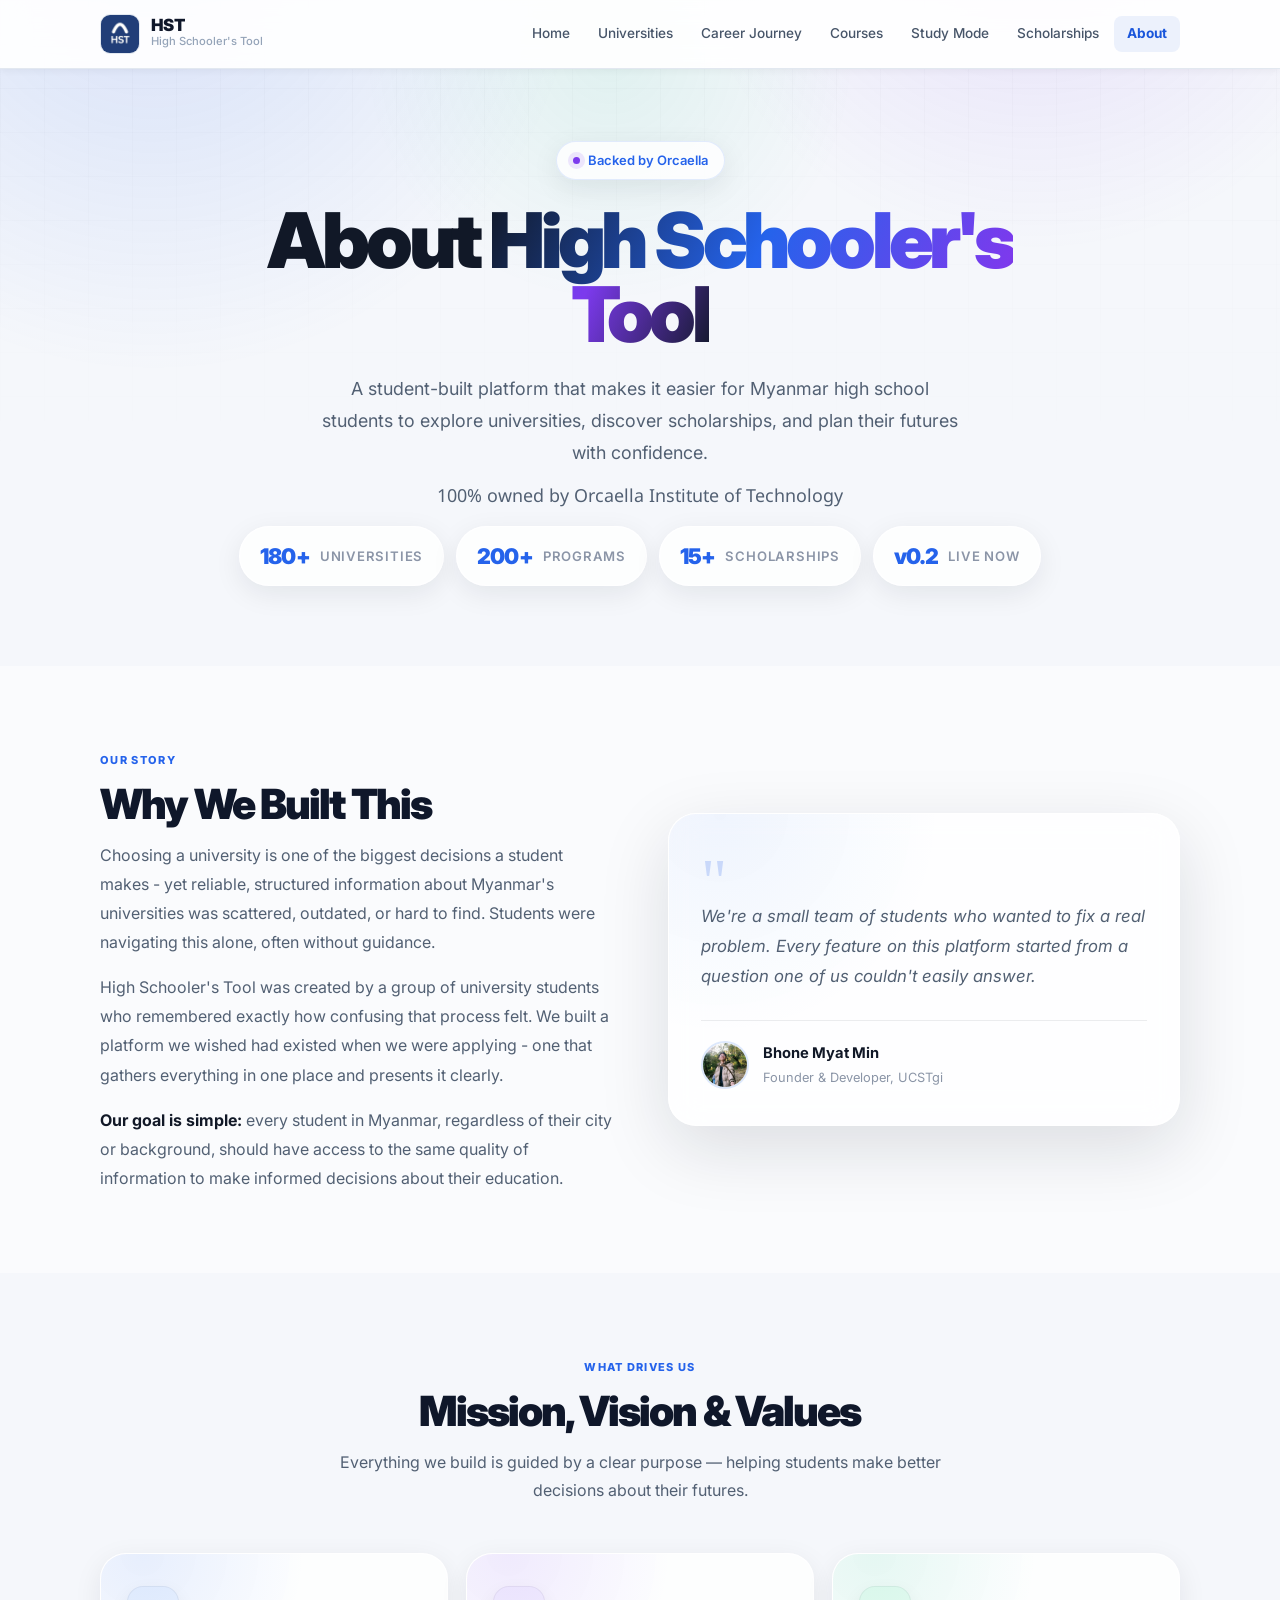
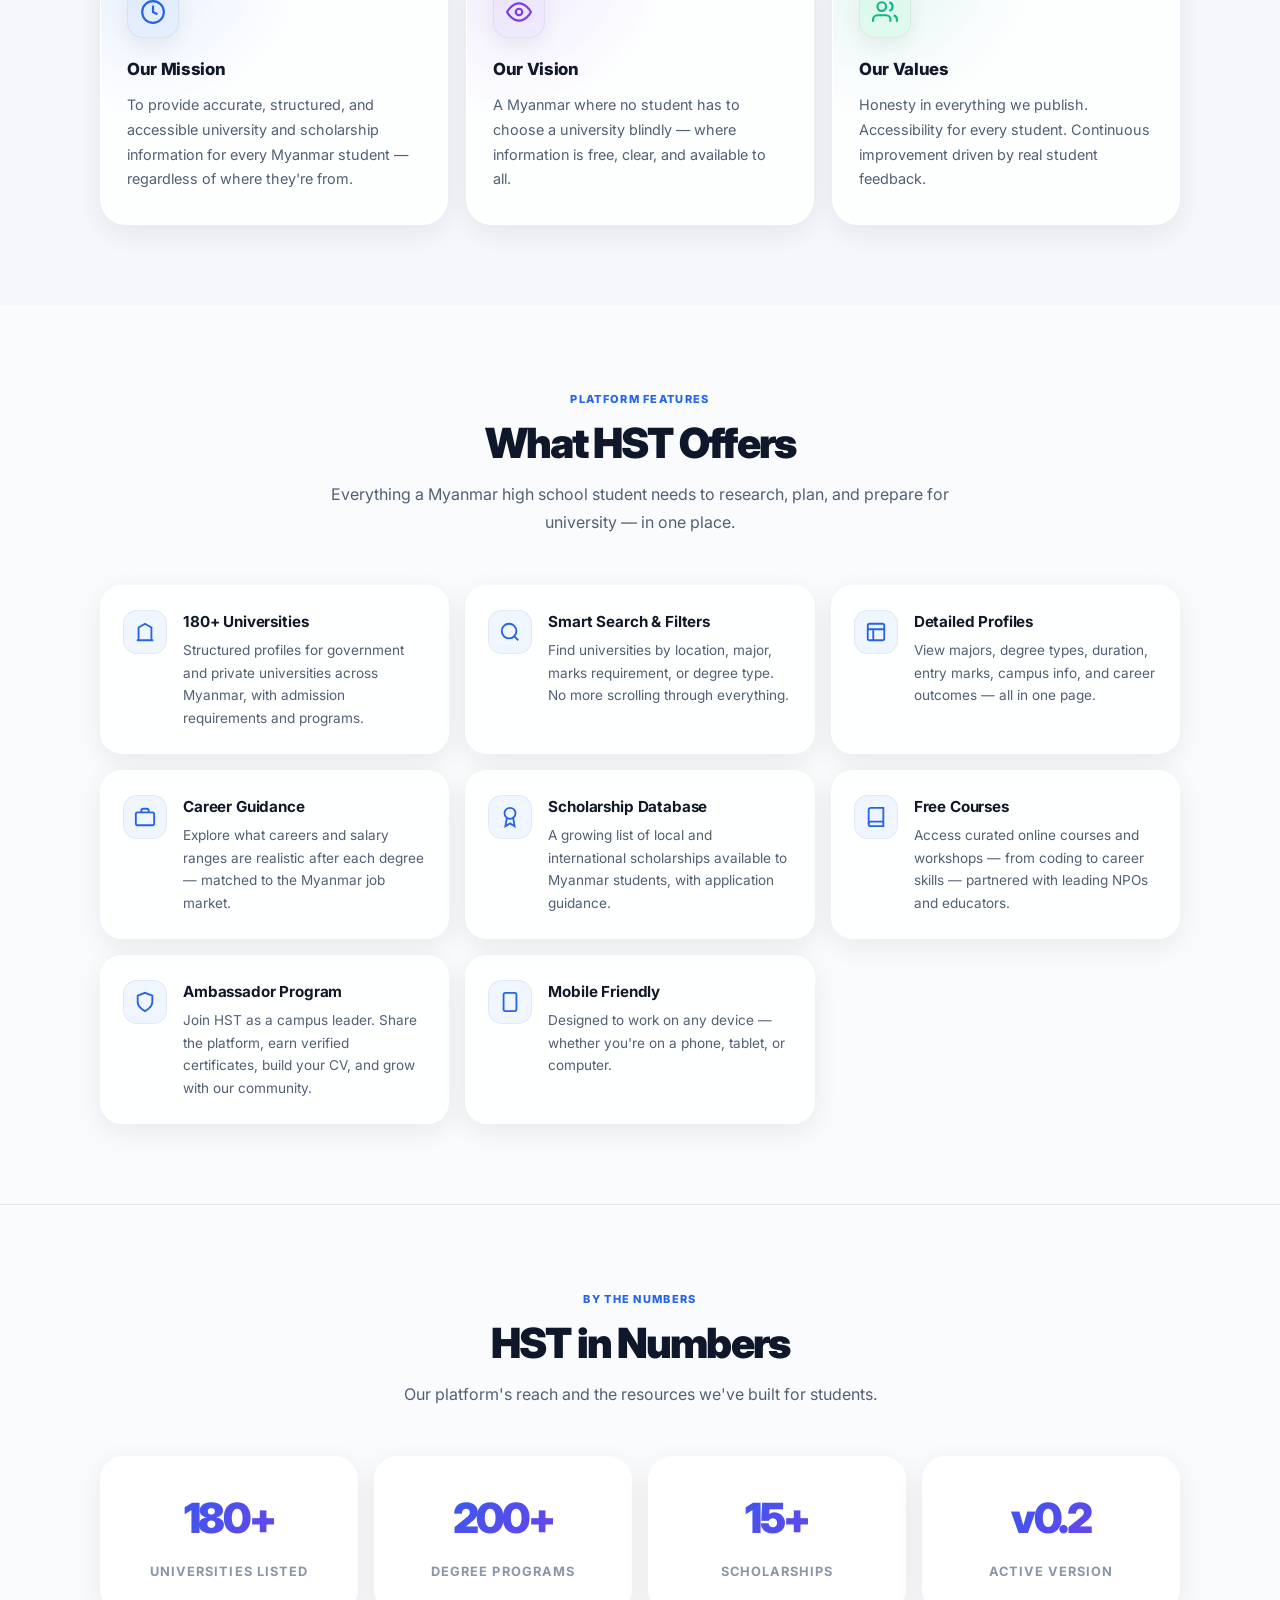
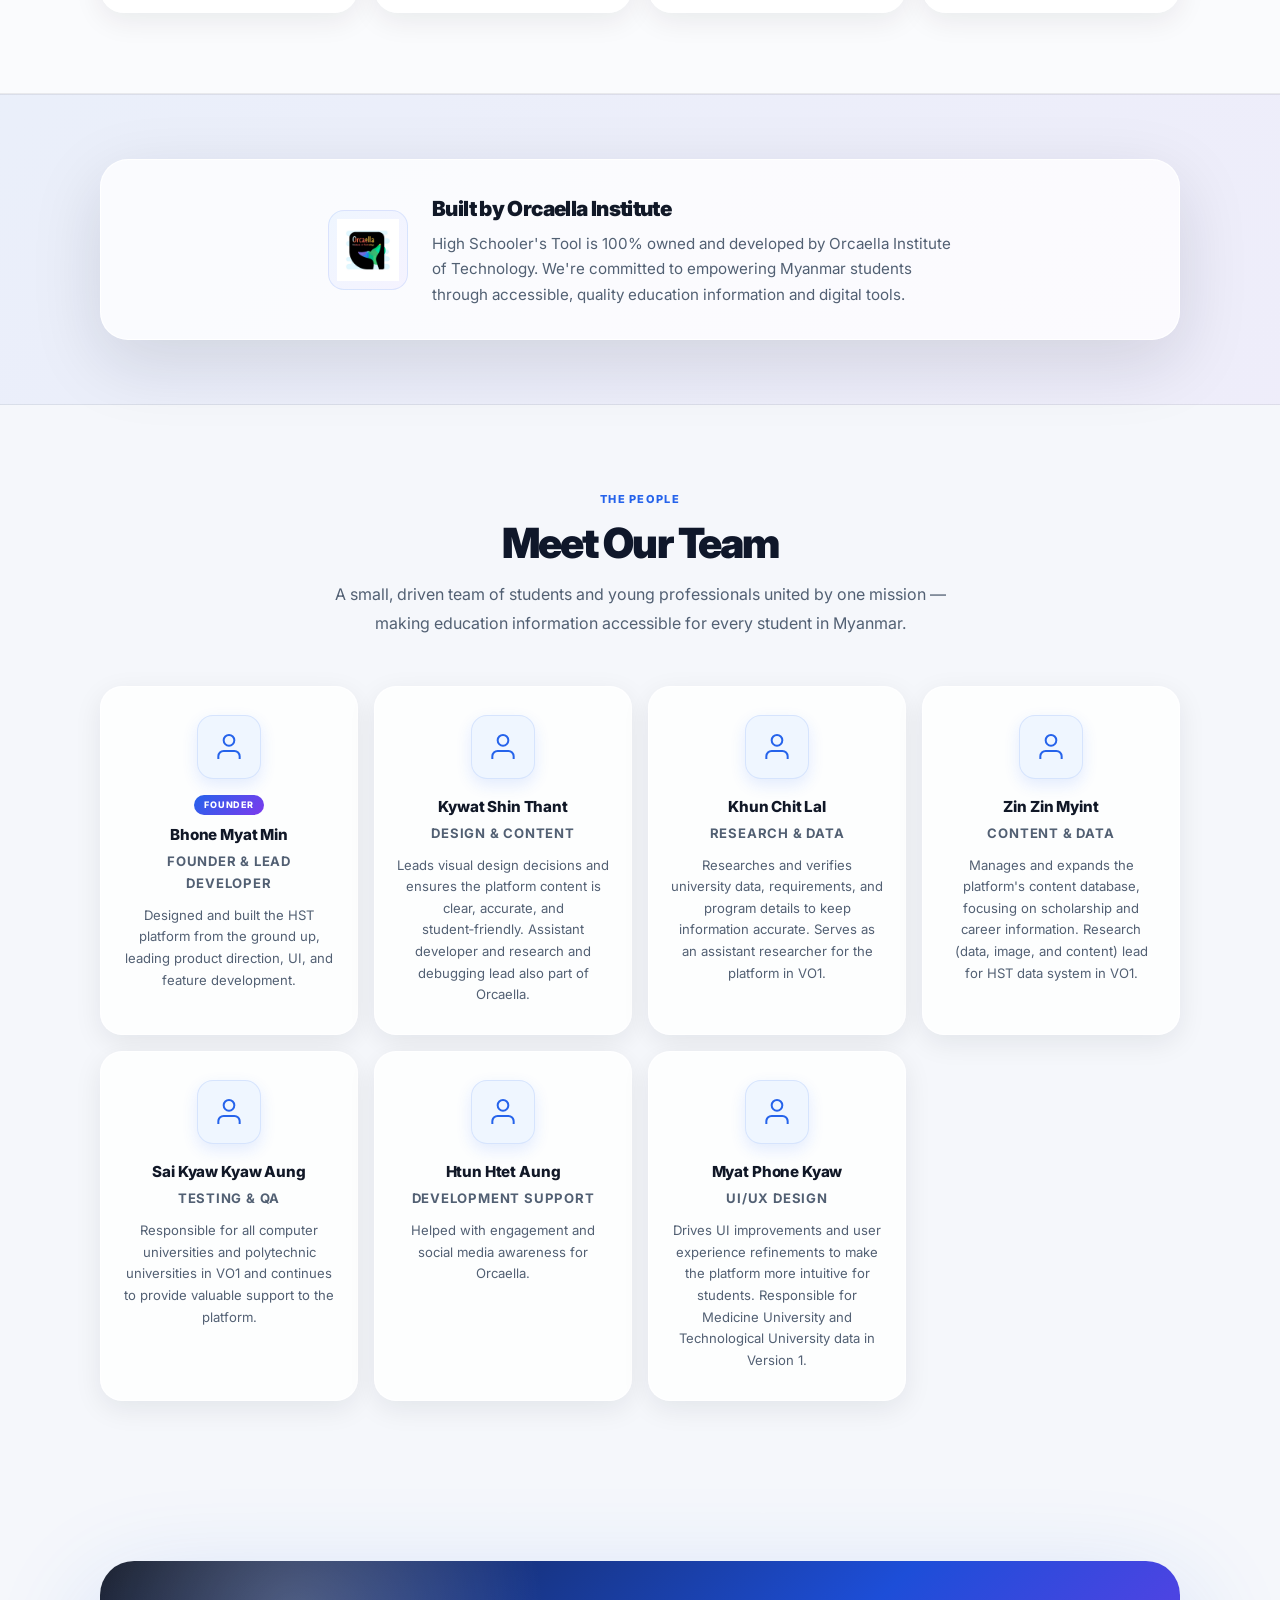
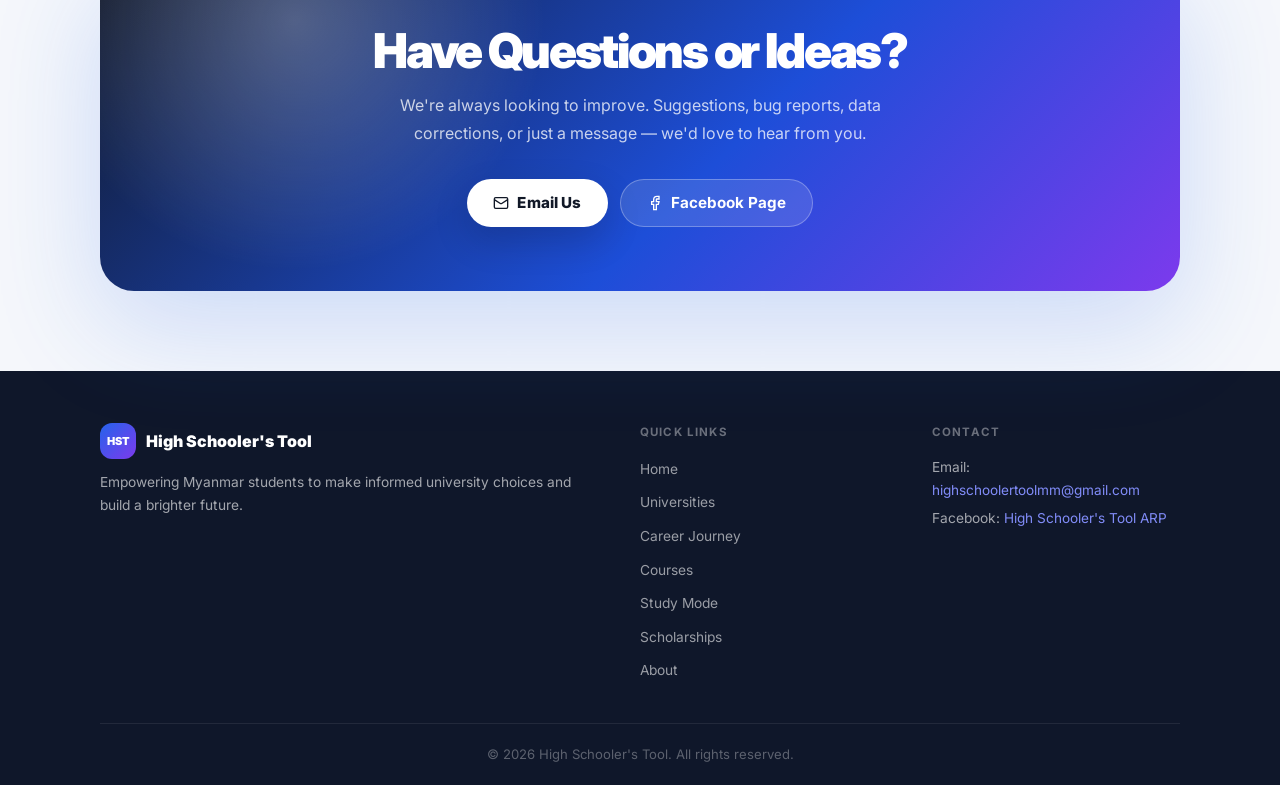
<file: about.html>
<!DOCTYPE html>
<html lang="en">
<head>
  <meta charset="UTF-8">
  <meta name="viewport" content="width=device-width, initial-scale=1.0">
  <title>About — High Schooler's Tool</title>
  <link rel="icon" href="hstlogo.png" type="image/png" sizes="40x40">
  <link rel="preconnect" href="https://fonts.googleapis.com">
  <link rel="preconnect" href="https://fonts.gstatic.com" crossorigin>
  <link href="https://fonts.googleapis.com/css2?family=Inter:wght@400;500;600;700;800;900&family=Noto+Sans+Myanmar:wght@400;500;600;700;800;900&display=swap" rel="stylesheet">
  <link rel="stylesheet" href="hst.css">
  <style>
    *, *::before, *::after { margin: 0; padding: 0; box-sizing: border-box; }

    :root {
      --bg:         #f5f7fb;
      --surface:    rgba(255,255,255,.78);
      --text:       #111827;
      --text-soft:  #526073;
      --muted:      #8b95a7;
      --line:       rgba(17,24,39,.08);
      --blue:       #2563eb;
      --blue-dark:  #1d4ed8;
      --violet:     #7c3aed;
      --green:      #10b981;
      --orange:     #f97316;
      --shadow-sm:  0 8px 28px rgba(15,23,42,.08);
      --shadow-md:  0 22px 70px rgba(15,23,42,.13);
      --shadow-lg:  0 34px 110px rgba(37,99,235,.20);
      --font:       'Inter', 'Noto Sans Myanmar', 'Myanmar Text', system-ui, sans-serif;
    }

    html { scroll-behavior: smooth; -webkit-font-smoothing: antialiased; }

    body {
      font-family: var(--font);
      background: var(--bg);
      color: var(--text);
      overflow-x: hidden;
      min-height: 100vh;
    }

    body::before {
      content: '';
      position: fixed;
      inset: -180px -120px auto -120px;
      height: 620px;
      background:
        radial-gradient(circle at 18% 20%, rgba(37,99,235,.15), transparent 32%),
        radial-gradient(circle at 76% 12%, rgba(124,58,237,.13), transparent 28%),
        radial-gradient(circle at 48% 38%, rgba(16,185,129,.09), transparent 28%);
      pointer-events: none;
      z-index: -2;
    }

    body::after {
      content: '';
      position: fixed;
      inset: 0;
      background-image:
        linear-gradient(rgba(17,24,39,.03) 1px, transparent 1px),
        linear-gradient(90deg, rgba(17,24,39,.03) 1px, transparent 1px);
      background-size: 44px 44px;
      mask-image: linear-gradient(to bottom, rgba(0,0,0,.6), transparent 52%);
      pointer-events: none;
      z-index: -1;
    }

    a { color: inherit; text-decoration: none; }

    /* ── HERO ────────────────────────────────── */
    .about-hero {
      padding: 72px 0 80px;
      text-align: center;
    }

    .eyebrow {
      display: inline-flex;
      align-items: center;
      gap: 8px;
      padding: 8px 16px;
      border-radius: 999px;
      background: rgba(255,255,255,.82);
      color: var(--blue);
      border: 1px solid rgba(37,99,235,.12);
      box-shadow: var(--shadow-sm);
      font-size: 13px;
      font-weight: 600;
      margin-bottom: 24px;
    }

    .eyebrow-dot {
      width: 7px;
      height: 7px;
      border-radius: 99px;
      background: var(--violet);
      box-shadow: 0 0 0 5px rgba(124,58,237,.12);
    }

    .about-hero h1 {
      font-size: clamp(2.4rem, 6vw, 5rem);
      font-weight: 900;
      letter-spacing: -0.055em;
      line-height: .97;
      max-width: 820px;
      margin: 0 auto 20px;
    }

    .gradient-text {
      background: linear-gradient(115deg, #111827 0%, #2563eb 42%, #7c3aed 78%, #111827 100%);
      -webkit-background-clip: text;
      background-clip: text;
      -webkit-text-fill-color: transparent;
    }

    .about-hero > .container > p {
      font-size: clamp(1rem, 2vw, 1.12rem);
      color: var(--text-soft);
      max-width: 640px;
      margin: 0 auto 12px;
      line-height: 1.8;
    }

    .hero-burmese {
      font-size: 0.9rem;
      color: var(--muted);
      font-family: 'Pyidaungsu', 'Noto Sans Myanmar', sans-serif;
      margin-bottom: 44px;
    }

    .hero-stats-row {
      display: flex;
      justify-content: center;
      flex-wrap: wrap;
      gap: 12px;
    }

    .hero-stat-pill {
      display: flex;
      align-items: center;
      gap: 10px;
      padding: 12px 20px;
      border-radius: 999px;
      background: rgba(255,255,255,.80);
      border: 1px solid rgba(255,255,255,.86);
      box-shadow: var(--shadow-sm);
    }

    .hero-stat-pill strong {
      font-size: 1.35rem;
      font-weight: 900;
      letter-spacing: -0.04em;
      color: var(--blue);
    }

    .hero-stat-pill span {
      font-size: 0.82rem;
      font-weight: 600;
      color: var(--muted);
      text-transform: uppercase;
      letter-spacing: .06em;
    }

    /* ── SHARED SECTION STYLES ────────────────── */
    .section { padding: 80px 0; }
    .section-alt { background: rgba(255,255,255,.52); }

    .section-label {
      display: inline-block;
      font-size: 11px;
      font-weight: 800;
      text-transform: uppercase;
      letter-spacing: .12em;
      color: var(--blue);
      margin-bottom: 12px;
    }

    .section-title {
      font-size: clamp(1.7rem, 3.5vw, 2.6rem);
      font-weight: 900;
      letter-spacing: -0.045em;
      line-height: 1.08;
      margin-bottom: 14px;
    }

    .section-sub {
      font-size: 1rem;
      color: var(--text-soft);
      line-height: 1.8;
      max-width: 640px;
    }

    .section-header {
      text-align: center;
      margin-bottom: 48px;
    }

    .section-header .section-sub { margin: 0 auto; }

    /* ── STORY ────────────────────────────────── */
    .story-grid {
      display: grid;
      grid-template-columns: 1fr 1fr;
      gap: 56px;
      align-items: center;
    }

    .story-text p {
      font-size: 1rem;
      color: var(--text-soft);
      line-height: 1.82;
      margin-bottom: 16px;
    }

    .story-text p:last-child { margin-bottom: 0; }
    .story-text strong { color: var(--text); font-weight: 700; }

    .story-card {
      padding: 36px 32px;
      border-radius: 28px;
      background: rgba(255,255,255,.80);
      border: 1px solid rgba(255,255,255,.86);
      box-shadow: var(--shadow-md);
      backdrop-filter: blur(16px);
      position: relative;
      overflow: hidden;
    }

    .story-card::before {
      content: '';
      position: absolute;
      inset: 0;
      background: radial-gradient(circle at 10% 0%, rgba(37,99,235,.07), transparent 40%);
      pointer-events: none;
    }

    .story-card-inner { position: relative; }

    .quote-mark {
      font-size: 4rem;
      line-height: 1;
      color: var(--blue);
      opacity: .2;
      font-family: Georgia, serif;
      margin-bottom: -12px;
      display: block;
    }

    .story-quote {
      font-size: 1.05rem;
      color: var(--text-soft);
      line-height: 1.78;
      font-style: italic;
      margin-bottom: 28px;
    }

    .story-founder {
      display: flex;
      align-items: center;
      gap: 14px;
      padding-top: 20px;
      border-top: 1px solid var(--line);
    }

    .story-founder img {
      width: 48px;
      height: 48px;
      border-radius: 50%;
      object-fit: cover;
      border: 2px solid rgba(37,99,235,.15);
    }

    .story-founder-info strong {
      display: block;
      font-size: 0.92rem;
      font-weight: 700;
      color: var(--text);
    }

    .story-founder-info span {
      display: block;
      font-size: 0.8rem;
      color: var(--muted);
      margin-top: 2px;
    }

    /* ── MISSION / VISION / VALUES ────────────── */
    .mv-grid {
      display: grid;
      grid-template-columns: repeat(3, 1fr);
      gap: 18px;
    }

    .mv-card {
      padding: 32px 26px;
      border-radius: 26px;
      background: rgba(255,255,255,.80);
      border: 1px solid rgba(255,255,255,.86);
      box-shadow: var(--shadow-sm);
      transition: transform .25s ease, box-shadow .25s ease;
      position: relative;
      overflow: hidden;
    }

    .mv-card:hover {
      transform: translateY(-6px);
      box-shadow: var(--shadow-md);
    }

    .mv-card::before {
      content: '';
      position: absolute;
      inset: 0;
      background: radial-gradient(circle at 12% 0%, var(--mv-tint, rgba(37,99,235,.10)), transparent 40%);
      pointer-events: none;
    }

    .mv-card.blue  { --mv-tint: rgba(37,99,235,.10); }
    .mv-card.violet { --mv-tint: rgba(124,58,237,.10); }
    .mv-card.green { --mv-tint: rgba(16,185,129,.10); }

    .mv-icon-wrap {
      width: 52px;
      height: 52px;
      border-radius: 16px;
      display: grid;
      place-items: center;
      margin-bottom: 18px;
      border: 1px solid rgba(17,24,39,.06);
      box-shadow: 0 8px 20px rgba(15,23,42,.07);
    }

    .mv-icon-wrap svg { width: 26px; height: 26px; }
    .mv-card.blue  .mv-icon-wrap { background: #eff6ff; color: var(--blue); }
    .mv-card.violet .mv-icon-wrap { background: #f5f3ff; color: var(--violet); }
    .mv-card.green  .mv-icon-wrap { background: #ecfdf5; color: var(--green); }

    .mv-card h3 {
      font-size: 1.05rem;
      font-weight: 800;
      letter-spacing: -0.02em;
      margin-bottom: 10px;
      position: relative;
    }

    .mv-card p {
      font-size: 0.9rem;
      color: var(--text-soft);
      line-height: 1.72;
      position: relative;
    }

    /* ── OFFER CARDS ──────────────────────────── */
    .offer-grid {
      display: grid;
      grid-template-columns: repeat(3, 1fr);
      gap: 16px;
    }

    .offer-card {
      padding: 24px 22px;
      border-radius: 22px;
      background: rgba(255,255,255,.80);
      border: 1px solid rgba(255,255,255,.86);
      box-shadow: var(--shadow-sm);
      display: flex;
      gap: 16px;
      align-items: flex-start;
      transition: transform .25s ease, box-shadow .25s ease;
    }

    .offer-card:hover {
      transform: translateY(-4px);
      box-shadow: var(--shadow-md);
    }

    .offer-icon {
      width: 44px;
      height: 44px;
      border-radius: 14px;
      display: grid;
      place-items: center;
      flex-shrink: 0;
      background: #eff6ff;
      color: var(--blue);
      border: 1px solid rgba(17,24,39,.06);
    }

    .offer-icon svg { width: 22px; height: 22px; }

    .offer-card h4 {
      font-size: 0.95rem;
      font-weight: 700;
      color: var(--text);
      margin-bottom: 5px;
      letter-spacing: -0.01em;
    }

    .offer-card p {
      font-size: 0.85rem;
      color: var(--text-soft);
      line-height: 1.65;
    }

    /* ── STATS ────────────────────────────────── */
    .stats-section {
      padding: 80px 0;
      background: rgba(255,255,255,.54);
      border-top: 1px solid var(--line);
      border-bottom: 1px solid var(--line);
    }

    .stats-grid {
      display: grid;
      grid-template-columns: repeat(4, 1fr);
      gap: 16px;
    }

    .stat-card {
      padding: 28px 20px;
      border-radius: 24px;
      background: rgba(255,255,255,.82);
      border: 1px solid rgba(255,255,255,.86);
      box-shadow: var(--shadow-sm);
      text-align: center;
      transition: transform .25s ease;
    }

    .stat-card:hover { transform: translateY(-4px); }

    .stat-num {
      display: block;
      font-size: 2.6rem;
      font-weight: 900;
      letter-spacing: -0.055em;
      background: linear-gradient(135deg, var(--blue), var(--violet));
      -webkit-background-clip: text;
      background-clip: text;
      -webkit-text-fill-color: transparent;
      margin-bottom: 6px;
    }

    .stat-label {
      font-size: 0.8rem;
      font-weight: 700;
      text-transform: uppercase;
      letter-spacing: .08em;
      color: var(--muted);
    }

    /* ── ORCAELLA INSTITUTE SECTION ────────────── */
    .orcaella-section {
      padding: 64px 0;
      background: linear-gradient(135deg, rgba(37,99,235,.05), rgba(124,58,237,.05));
      border-top: 1px solid var(--line);
      border-bottom: 1px solid var(--line);
    }

    .orcaella-inner {
      display: flex;
      align-items: center;
      justify-content: center;
      gap: 24px;
      padding: 32px;
      border-radius: 28px;
      background: rgba(255,255,255,.75);
      border: 1px solid rgba(255,255,255,.86);
      box-shadow: var(--shadow-md);
    }

    .orcaella-logo-box {
      flex-shrink: 0;
      width: 80px;
      height: 80px;
      border-radius: 16px;
      background: linear-gradient(135deg, #eff6ff, #f5f3ff);
      border: 1px solid rgba(37,99,235,.12);
      display: grid;
      place-items: center;
      overflow: hidden;
    }

    .orcaella-logo-box img {
      width: 100%;
      height: 100%;
      object-fit: contain;
      padding: 8px;
    }

    .orcaella-logo-box svg {
      width: 48px;
      height: 48px;
      color: var(--blue);
      opacity: 0.4;
    }

    .orcaella-content h3 {
      font-size: 1.3rem;
      font-weight: 900;
      letter-spacing: -0.03em;
      color: var(--text);
      margin-bottom: 6px;
    }

    .orcaella-content p {
      font-size: 0.95rem;
      color: var(--text-soft);
      line-height: 1.68;
      max-width: 520px;
    }

    /* ── TEAM ─────────────────────────────────── */
    .team-grid {
      display: grid;
      grid-template-columns: repeat(4, 1fr);
      gap: 16px;
    }

    .team-card {
      padding: 28px 22px;
      border-radius: 22px;
      background: rgba(255,255,255,.80);
      border: 1px solid rgba(255,255,255,.86);
      box-shadow: var(--shadow-sm);
      text-align: center;
      transition: transform .25s ease, box-shadow .25s ease;
      display: flex;
      flex-direction: column;
      align-items: center;
    }

    .team-card:hover {
      transform: translateY(-6px);
      box-shadow: var(--shadow-md);
    }

    .team-icon-wrap {
      width: 64px;
      height: 64px;
      margin: 0 auto 16px;
      border-radius: 16px;
      display: grid;
      place-items: center;
      background: #eff6ff;
      border: 1px solid rgba(37,99,235,.12);
      box-shadow: 0 6px 16px rgba(37,99,235,.12);
    }

    .team-icon-wrap svg {
      width: 32px;
      height: 32px;
      color: var(--blue);
    }

    .team-founder-badge {
      display: inline-block;
      font-size: 9px;
      font-weight: 800;
      text-transform: uppercase;
      letter-spacing: .08em;
      padding: 3px 10px;
      border-radius: 999px;
      background: linear-gradient(135deg, var(--blue), var(--violet));
      color: white;
      margin-bottom: 8px;
    }

    .team-card h4 {
      font-size: 0.95rem;
      font-weight: 800;
      color: var(--text);
      margin-bottom: 4px;
      letter-spacing: -0.01em;
    }

    .team-role {
      font-size: 0.75rem;
      font-weight: 700;
      text-transform: uppercase;
      letter-spacing: .06em;
      color: var(--blue);
      margin-bottom: 10px;
    }

    .team-card p {
      font-size: 0.82rem;
      color: var(--text-soft);
      line-height: 1.65;
    }

    /* ── CONTACT CTA ──────────────────────────── */
    .contact-section {
      padding: 80px 0;
      text-align: center;
    }

    .cta-inner {
      position: relative;
      overflow: hidden;
      padding: clamp(36px, 7vw, 64px) 22px;
      border-radius: 34px;
      text-align: center;
      color: #fff;
      background:
        radial-gradient(circle at 18% 18%, rgba(255,255,255,.26), transparent 27%),
        linear-gradient(135deg, #111827 0%, #1d4ed8 58%, #7c3aed 100%);
      box-shadow: var(--shadow-lg);
    }

    .cta-inner h2 {
      font-size: clamp(1.8rem, 4vw, 3rem);
      font-weight: 900;
      letter-spacing: -0.048em;
      line-height: 1.1;
      margin-bottom: 14px;
    }

    .cta-inner p {
      max-width: 520px;
      margin: 0 auto 32px;
      color: rgba(255,255,255,.76);
      line-height: 1.75;
      font-size: 1rem;
    }

    .cta-links {
      display: flex;
      gap: 12px;
      justify-content: center;
      flex-wrap: wrap;
    }

    .cta-btn-primary {
      display: inline-flex;
      align-items: center;
      gap: 8px;
      min-height: 48px;
      padding: 0 26px;
      border-radius: 999px;
      background: #fff;
      color: #111827;
      font-weight: 800;
      font-size: 0.95rem;
      box-shadow: 0 14px 36px rgba(0,0,0,.16);
      transition: transform .2s, box-shadow .2s;
    }

    .cta-btn-primary:hover { transform: translateY(-2px); box-shadow: 0 18px 44px rgba(0,0,0,.2); }

    .cta-btn-ghost {
      display: inline-flex;
      align-items: center;
      gap: 8px;
      min-height: 48px;
      padding: 0 26px;
      border-radius: 999px;
      border: 1px solid rgba(255,255,255,.28);
      background: rgba(255,255,255,.12);
      color: #fff;
      font-weight: 700;
      font-size: 0.95rem;
      transition: background .2s;
    }

    .cta-btn-ghost:hover { background: rgba(255,255,255,.2); }

    /* ── FOOTER ───────────────────────────────── */
    .footer {
      background: #0f172a;
      color: rgba(255,255,255,.62);
      padding: 52px 0 0;
    }

    .footer-content {
      display: grid;
      grid-template-columns: 2fr 1fr 1fr;
      gap: 44px;
      padding-bottom: 40px;
      border-bottom: 1px solid rgba(255,255,255,.08);
    }

    .footer-brand {
      display: flex;
      align-items: center;
      gap: 10px;
      color: #fff;
      font-weight: 900;
      margin-bottom: 12px;
    }

    .footer-logo-mark {
      width: 36px;
      height: 36px;
      border-radius: 12px;
      display: grid;
      place-items: center;
      background: linear-gradient(135deg, var(--blue), var(--violet));
      font-size: 11px;
      color: #fff;
      font-weight: 900;
    }

    .footer-section h4 {
      font-size: 0.72rem;
      font-weight: 700;
      text-transform: uppercase;
      letter-spacing: .1em;
      color: rgba(255,255,255,.38);
      margin-bottom: 14px;
    }

    .footer-section p { font-size: 0.86rem; line-height: 1.65; margin-bottom: 6px; }
    .footer-section ul { list-style: none; display: flex; flex-direction: column; gap: 8px; }
    .footer-section ul li a { font-size: 0.86rem; color: rgba(255,255,255,.58); transition: color .22s; }
    .footer-section ul li a:hover { color: #fff; }
    .footer-section a { color: #818cf8; }
    .footer-section a:hover { color: #fff; }

    .footer-bottom {
      padding: 20px 0;
      text-align: center;
      font-size: 0.82rem;
      color: rgba(255,255,255,.32);
    }

    /* ── RESPONSIVE ───────────────────────────── */
    @media (max-width: 1024px) {
      .mv-grid { grid-template-columns: repeat(3, 1fr); }
      .offer-grid { grid-template-columns: repeat(2, 1fr); }
      .team-grid { grid-template-columns: repeat(3, 1fr); }
      .stats-grid { grid-template-columns: repeat(2, 1fr); }
      .story-grid { grid-template-columns: 1fr; gap: 32px; }
      .orcaella-inner { flex-direction: column; text-align: center; }
    }

    @media (max-width: 768px) {
      .mv-grid { grid-template-columns: 1fr; }
      .offer-grid { grid-template-columns: 1fr; }
      .team-grid { grid-template-columns: repeat(2, 1fr); }
      .footer-content { grid-template-columns: 1fr 1fr; }
      .footer-section:first-child { grid-column: 1 / -1; }
      .hero-stats-row { gap: 8px; }
    }

    @media (max-width: 480px) {
      .team-grid { grid-template-columns: 1fr; }
      .stats-grid { grid-template-columns: 1fr; }
      .footer-content { grid-template-columns: 1fr; }
      .cta-links { flex-direction: column; align-items: center; }
      .cta-btn-primary, .cta-btn-ghost { width: 100%; justify-content: center; max-width: 280px; }
    }
  </style>
</head>
<body>

  <!-- Navigation — styled by hst.css -->
  <nav class="navbar">
    <div class="container">
      <a href="hst.html" class="logo" aria-label="HST Home">
        <img src="hstlogo.jpg" alt="HST Logo" class="logo-img" onerror="this.style.display='none'">
        <div class="logo-text">
          <h2>HST</h2>
          <span>High Schooler's Tool</span>
        </div>
      </a>
      <ul class="nav-links" id="navLinks">
        <li><a href="hst.html">Home</a></li>
        <li><a href="uni.html">Universities</a></li>
        <li><a href="career-journey.html">Career Journey</a></li>
        <li><a href="courses.html">Courses</a></li>
        <li><a href="study-mode.html">Study Mode</a></li>
        <li><a href="scholarships.html">Scholarships</a></li>
        <li><a href="about.html" class="active">About</a></li>
      </ul>
      <button class="hamburger" id="hamburger" aria-label="Toggle menu" aria-expanded="false" type="button">
        <span></span><span></span><span></span>
      </button>
    </div>
  </nav>

  <!-- Hero -->
  <section class="about-hero">
    <div class="container">
      <div class="eyebrow"><span class="eyebrow-dot"></span> Backed by Orcaella</div>
      <h1>About <span class="gradient-text">High Schooler's Tool</span></h1>
      <p>A student-built platform that makes it easier for Myanmar high school students to explore universities, discover scholarships, and plan their futures with confidence.</p>
      <p class="hero-burmese">100% owned by Orcaella Institute of Technology</p>
      <div class="hero-stats-row">
        <div class="hero-stat-pill"><strong>180+</strong><span>Universities</span></div>
        <div class="hero-stat-pill"><strong>200+</strong><span>Programs</span></div>
        <div class="hero-stat-pill"><strong>15+</strong><span>Scholarships</span></div>
        <div class="hero-stat-pill"><strong>v0.2</strong><span>Live Now</span></div>
      </div>
    </div>
  </section>

  <!-- Our Story -->
  <section class="section section-alt">
    <div class="container">
      <div class="story-grid">
        <div class="story-text">
          <span class="section-label">Our Story</span>
          <h2 class="section-title">Why We Built This</h2>
          <p>Choosing a university is one of the biggest decisions a student makes - yet reliable, structured information about Myanmar's universities was scattered, outdated, or hard to find. Students were navigating this alone, often without guidance.</p>
          <p>High Schooler's Tool was created by a group of university students who remembered exactly how confusing that process felt. We built a platform we wished had existed when we were applying - one that gathers everything in one place and presents it clearly.</p>
          <p><strong>Our goal is simple:</strong> every student in Myanmar, regardless of their city or background, should have access to the same quality of information to make informed decisions about their education.</p>
        </div>
        <div class="story-card">
          <div class="story-card-inner">
            <span class="quote-mark">"</span>
            <p class="story-quote">We're a small team of students who wanted to fix a real problem. Every feature on this platform started from a question one of us couldn't easily answer.</p>
            <div class="story-founder">
              <img src="me.jpg" alt="Bhone Myat Min" onerror="this.style.display='none'">
              <div class="story-founder-info">
                <strong>Bhone Myat Min</strong>
                <span>Founder & Developer, UCSTgi</span>
              </div>
            </div>
          </div>
        </div>
      </div>
    </div>
  </section>

  <!-- Mission, Vision, Values -->
  <section class="section">
    <div class="container">
      <div class="section-header">
        <span class="section-label">What Drives Us</span>
        <h2 class="section-title">Mission, Vision &amp; Values</h2>
        <p class="section-sub">Everything we build is guided by a clear purpose — helping students make better decisions about their futures.</p>
      </div>
      <div class="mv-grid">
        <div class="mv-card blue">
          <div class="mv-icon-wrap">
            <svg viewBox="0 0 24 24" fill="none" stroke="currentColor" stroke-width="2"><circle cx="12" cy="12" r="10"/><path d="M12 6v6l4 2"/></svg>
          </div>
          <h3>Our Mission</h3>
          <p>To provide accurate, structured, and accessible university and scholarship information for every Myanmar student — regardless of where they're from.</p>
        </div>
        <div class="mv-card violet">
          <div class="mv-icon-wrap">
            <svg viewBox="0 0 24 24" fill="none" stroke="currentColor" stroke-width="2"><path d="M1 12s4-8 11-8 11 8 11 8-4 8-11 8-11-8-11-8z"/><circle cx="12" cy="12" r="3"/></svg>
          </div>
          <h3>Our Vision</h3>
          <p>A Myanmar where no student has to choose a university blindly — where information is free, clear, and available to all.</p>
        </div>
        <div class="mv-card green">
          <div class="mv-icon-wrap">
            <svg viewBox="0 0 24 24" fill="none" stroke="currentColor" stroke-width="2"><path d="M17 21v-2a4 4 0 0 0-4-4H5a4 4 0 0 0-4 4v2"/><circle cx="9" cy="7" r="4"/><path d="M23 21v-2a4 4 0 0 0-3-3.87M16 3.13a4 4 0 0 1 0 7.75"/></svg>
          </div>
          <h3>Our Values</h3>
          <p>Honesty in everything we publish. Accessibility for every student. Continuous improvement driven by real student feedback.</p>
        </div>
      </div>
    </div>
  </section>

  <!-- What We Offer -->
  <section class="section section-alt">
    <div class="container">
      <div class="section-header">
        <span class="section-label">Platform Features</span>
        <h2 class="section-title">What HST Offers</h2>
        <p class="section-sub">Everything a Myanmar high school student needs to research, plan, and prepare for university — in one place.</p>
      </div>
      <div class="offer-grid">
        <div class="offer-card">
          <div class="offer-icon"><svg viewBox="0 0 24 24" fill="none" stroke="currentColor" stroke-width="2"><path d="M3 21h18M5 21V7l7-4 7 4v14"/></svg></div>
          <div><h4>180+ Universities</h4><p>Structured profiles for government and private universities across Myanmar, with admission requirements and programs.</p></div>
        </div>
        <div class="offer-card">
          <div class="offer-icon"><svg viewBox="0 0 24 24" fill="none" stroke="currentColor" stroke-width="2"><circle cx="11" cy="11" r="8"/><path d="m21 21-4.3-4.3"/></svg></div>
          <div><h4>Smart Search &amp; Filters</h4><p>Find universities by location, major, marks requirement, or degree type. No more scrolling through everything.</p></div>
        </div>
        <div class="offer-card">
          <div class="offer-icon"><svg viewBox="0 0 24 24" fill="none" stroke="currentColor" stroke-width="2"><rect x="3" y="3" width="18" height="18" rx="2"/><path d="M3 9h18M9 21V9"/></svg></div>
          <div><h4>Detailed Profiles</h4><p>View majors, degree types, duration, entry marks, campus info, and career outcomes — all in one page.</p></div>
        </div>
        <div class="offer-card">
          <div class="offer-icon"><svg viewBox="0 0 24 24" fill="none" stroke="currentColor" stroke-width="2"><rect x="2" y="7" width="20" height="14" rx="2"/><path d="M16 7V5a2 2 0 0 0-2-2h-4a2 2 0 0 0-2 2v2"/></svg></div>
          <div><h4>Career Guidance</h4><p>Explore what careers and salary ranges are realistic after each degree — matched to the Myanmar job market.</p></div>
        </div>
        <div class="offer-card">
          <div class="offer-icon"><svg viewBox="0 0 24 24" fill="none" stroke="currentColor" stroke-width="2"><circle cx="12" cy="8" r="6"/><path d="M15.477 12.89 17 22l-5-3-5 3 1.523-9.11"/></svg></div>
          <div><h4>Scholarship Database</h4><p>A growing list of local and international scholarships available to Myanmar students, with application guidance.</p></div>
        </div>
        <div class="offer-card">
          <div class="offer-icon"><svg viewBox="0 0 24 24" fill="none" stroke="currentColor" stroke-width="2"><path d="M4 19.5A2.5 2.5 0 0 1 6.5 17H20"/><path d="M6.5 2H20v20H6.5A2.5 2.5 0 0 1 4 19.5v-15A2.5 2.5 0 0 1 6.5 2z"/></svg></div>
          <div><h4>Free Courses</h4><p>Access curated online courses and workshops — from coding to career skills — partnered with leading NPOs and educators.</p></div>
        </div>
        <div class="offer-card">
          <div class="offer-icon"><svg viewBox="0 0 24 24" fill="none" stroke="currentColor" stroke-width="2"><path d="M12 22s8-4 8-10V5l-8-3-8 3v7c0 6 8 10 8 10z"/></svg></div>
          <div><h4>Ambassador Program</h4><p>Join HST as a campus leader. Share the platform, earn verified certificates, build your CV, and grow with our community.</p></div>
        </div>
        <div class="offer-card">
          <div class="offer-icon"><svg viewBox="0 0 24 24" fill="none" stroke="currentColor" stroke-width="2"><rect x="5" y="2" width="14" height="20" rx="2"/><path d="M12 18h.01"/></svg></div>
          <div><h4>Mobile Friendly</h4><p>Designed to work on any device — whether you're on a phone, tablet, or computer.</p></div>
        </div>
      </div>
    </div>
  </section>

  <!-- Stats -->
  <section class="stats-section">
    <div class="container">
      <div class="section-header">
        <span class="section-label">By the Numbers</span>
        <h2 class="section-title">HST in Numbers</h2>
        <p class="section-sub">Our platform's reach and the resources we've built for students.</p>
      </div>
      <div class="stats-grid">
        <div class="stat-card"><span class="stat-num">180+</span><span class="stat-label">Universities Listed</span></div>
        <div class="stat-card"><span class="stat-num">200+</span><span class="stat-label">Degree Programs</span></div>
        <div class="stat-card"><span class="stat-num">15+</span><span class="stat-label">Scholarships</span></div>
        <div class="stat-card"><span class="stat-num">v0.2</span><span class="stat-label">Active Version</span></div>
      </div>
    </div>
  </section>

  <!-- Orcaella Institute -->
  <section class="orcaella-section">
    <div class="container">
      <div class="orcaella-inner">
        <div class="orcaella-logo-box">
          <img src="neworcaellalogo.png" alt="Orcaella Logo" onerror="this.parentElement.innerHTML='<svg viewBox=\"0 0 24 24\" fill=\"none\" stroke=\"currentColor\" stroke-width=\"1.5\"><path d=\"M12 2c5.523 0 10 4.477 10 10s-4.477 10-10 10S2 17.523 2 12 6.477 2 12 2z\"/><path d=\"M12 6v6m3-3H9\"/></svg>'">
        </div>
        <div class="orcaella-content">
          <h3>Built by Orcaella Institute</h3>
          <p>High Schooler's Tool is 100% owned and developed by Orcaella Institute of Technology. We're committed to empowering Myanmar students through accessible, quality education information and digital tools.</p>
        </div>
      </div>
    </div>
  </section>

  <!-- Team -->
  <section class="section">
    <div class="container">
      <div class="section-header">
        <span class="section-label">The People</span>
        <h2 class="section-title">Meet Our Team</h2>
        <p class="section-sub">A small, driven team of students and young professionals united by one mission — making education information accessible for every student in Myanmar.</p>
      </div>
      <div class="team-grid">

        <div class="team-card">
          <div class="team-icon-wrap">
            <svg viewBox="0 0 24 24" fill="none" stroke="currentColor" stroke-width="1.5"><path d="M20 21v-2a4 4 0 0 0-4-4H8a4 4 0 0 0-4 4v2"/><circle cx="12" cy="7" r="4"/></svg>
          </div>
          <div class="team-founder-badge">Founder</div>
          <h4>Bhone Myat Min</h4>
          <p class="team-role">Founder &amp; Lead Developer</p>
          <p>Designed and built the HST platform from the ground up, leading product direction, UI, and feature development.</p>
        </div>

        <div class="team-card">
  <div class="team-icon-wrap">
    <svg viewBox="0 0 24 24" fill="none" stroke="currentColor" stroke-width="1.5">
      <path d="M20 21v-2a4 4 0 0 0-4-4H8a4 4 0 0 0-4 4v2"/>
      <circle cx="12" cy="7" r="4"/>
    </svg>
  </div>
  <h4>Kywat Shin Thant</h4>
  <p class="team-role">Design &amp; Content</p>
  <p>Leads visual design decisions and ensures the platform content is clear, accurate, and student‑friendly. Assistant developer and research and debugging lead also part of Orcaella.</p>
</div>


        <div class="team-card">
  <div class="team-icon-wrap">
    <svg viewBox="0 0 24 24" fill="none" stroke="currentColor" stroke-width="1.5">
      <path d="M20 21v-2a4 4 0 0 0-4-4H8a4 4 0 0 0-4 4v2"/>
      <circle cx="12" cy="7" r="4"/>
    </svg>
  </div>
  <h4>Khun Chit Lal</h4>
  <p class="team-role">Research &amp; Data</p>
  <p>Researches and verifies university data, requirements, and program details to keep information accurate. Serves as an assistant researcher for the platform in VO1.</p>
</div>


       <div class="team-card">
  <div class="team-icon-wrap">
    <svg viewBox="0 0 24 24" fill="none" stroke="currentColor" stroke-width="1.5">
      <path d="M20 21v-2a4 4 0 0 0-4-4H8a4 4 0 0 0-4 4v2"/>
      <circle cx="12" cy="7" r="4"/>
    </svg>
  </div>
  <h4>Zin Zin Myint</h4>
  <p class="team-role">Content &amp; Data</p>
  <p>Manages and expands the platform's content database, focusing on scholarship and career information. Research (data, image, and content) lead for HST data system in VO1.</p>
</div>


       <div class="team-card">
  <div class="team-icon-wrap">
    <svg viewBox="0 0 24 24" fill="none" stroke="currentColor" stroke-width="1.5">
      <path d="M20 21v-2a4 4 0 0 0-4-4H8a4 4 0 0 0-4 4v2"/>
      <circle cx="12" cy="7" r="4"/>
    </svg>
  </div>
  <h4>Sai Kyaw Kyaw Aung</h4>
  <p class="team-role">Testing &amp; QA</p>
  <p>Responsible for all computer universities and polytechnic universities in VO1 and continues to provide valuable support to the platform.</p>
</div>


        <div class="team-card">
  <div class="team-icon-wrap">
    <svg viewBox="0 0 24 24" fill="none" stroke="currentColor" stroke-width="1.5">
      <path d="M20 21v-2a4 4 0 0 0-4-4H8a4 4 0 0 0-4 4v2"/>
      <circle cx="12" cy="7" r="4"/>
    </svg>
  </div>
  <h4>Htun Htet Aung</h4>
  <p class="team-role">Development Support</p>
  <p>Helped with engagement and social media awareness for Orcaella.</p>
</div>


      <div class="team-card">
  <div class="team-icon-wrap">
    <svg viewBox="0 0 24 24" fill="none" stroke="currentColor" stroke-width="1.5">
      <path d="M20 21v-2a4 4 0 0 0-4-4H8a4 4 0 0 0-4 4v2"/>
      <circle cx="12" cy="7" r="4"/>
    </svg>
  </div>
  <h4>Myat Phone Kyaw</h4>
  <p class="team-role">UI/UX Design</p>
  <p>Drives UI improvements and user experience refinements to make the platform more intuitive for students. Responsible for Medicine University and Technological University data in Version 1.</p>
</div>


      </div>
    </div>
  </section>

  <!-- Contact CTA -->
  <section class="contact-section">
    <div class="container">
      <div class="cta-inner">
        <h2>Have Questions or Ideas?</h2>
        <p>We're always looking to improve. Suggestions, bug reports, data corrections, or just a message — we'd love to hear from you.</p>
        <div class="cta-links">
          <a href="mailto:highschoolertoolmm@gmail.com" class="cta-btn-primary">
            <svg width="16" height="16" viewBox="0 0 24 24" fill="none" stroke="currentColor" stroke-width="2"><rect x="2" y="4" width="20" height="16" rx="2"/><path d="m22 7-8.97 5.7a1.94 1.94 0 0 1-2.06 0L2 7"/></svg>
            Email Us
          </a>
          <a href="https://www.facebook.com/share/17isKhcumg/" class="cta-btn-ghost" target="_blank" rel="noopener noreferrer">
            <svg width="16" height="16" viewBox="0 0 24 24" fill="none" stroke="currentColor" stroke-width="2"><path d="M18 2h-3a5 5 0 0 0-5 5v3H7v4h3v8h4v-8h3l1-4h-4V7a1 1 0 0 1 1-1h3z"/></svg>
            Facebook Page
          </a>
        </div>
      </div>
    </div>
  </section>

  <!-- Footer -->
  <footer class="footer">
    <div class="container">
      <div class="footer-content">
        <div class="footer-section">
          <div class="footer-brand"><div class="footer-logo-mark">HST</div><span>High Schooler's Tool</span></div>
          <p>Empowering Myanmar students to make informed university choices and build a brighter future.</p>
        </div>
        <div class="footer-section">
          <h4>Quick Links</h4>
          <ul>
            <li><a href="hst.html">Home</a></li>
            <li><a href="uni.html">Universities</a></li>
            <li><a href="career-journey.html">Career Journey</a></li>
            <li><a href="courses.html">Courses</a></li>
            <li><a href="study-mode.html">Study Mode</a></li>
            <li><a href="scholarships.html">Scholarships</a></li>
            <li><a href="about.html">About</a></li>
          </ul>
        </div>
        <div class="footer-section">
          <h4>Contact</h4>
          <p>Email: <a href="mailto:highschoolertoolmm@gmail.com">highschoolertoolmm@gmail.com</a></p>
          <p>Facebook: <a href="https://www.facebook.com/share/17isKhcumg/" target="_blank" rel="noopener noreferrer">High Schooler's Tool ARP</a></p>
        </div>
      </div>
      <div class="footer-bottom">© 2026 High Schooler's Tool. All rights reserved.</div>
    </div>
  </footer>

  <script>
    const hamburger = document.getElementById('hamburger');
    const navLinks  = document.getElementById('navLinks');
    if (hamburger && navLinks) {
      hamburger.addEventListener('click', () => {
        const active = navLinks.classList.toggle('active');
        hamburger.classList.toggle('active', active);
        hamburger.setAttribute('aria-expanded', active ? 'true' : 'false');
      });
      navLinks.querySelectorAll('a').forEach(a => {
        a.addEventListener('click', () => {
          navLinks.classList.remove('active');
          hamburger.classList.remove('active');
          hamburger.setAttribute('aria-expanded', 'false');
        });
      });
    }
  </script>

</body>
</html>
</file>
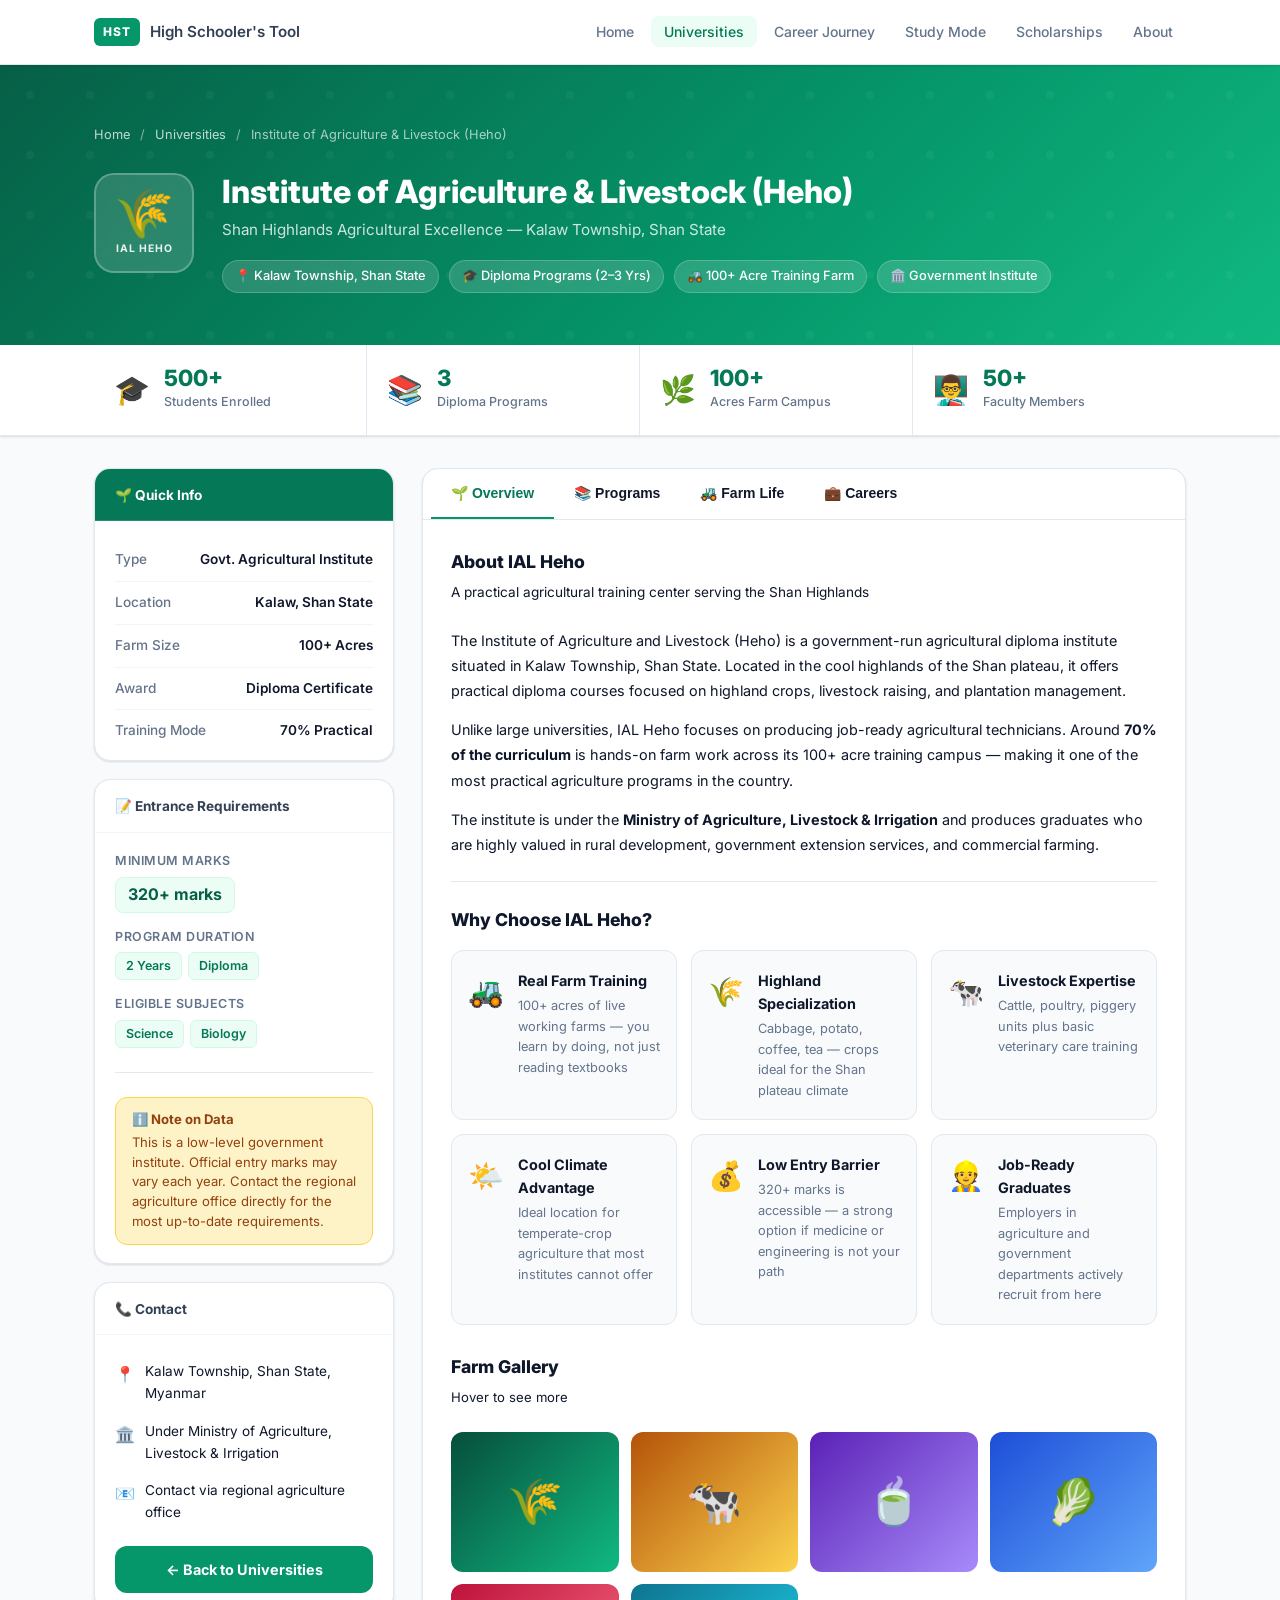
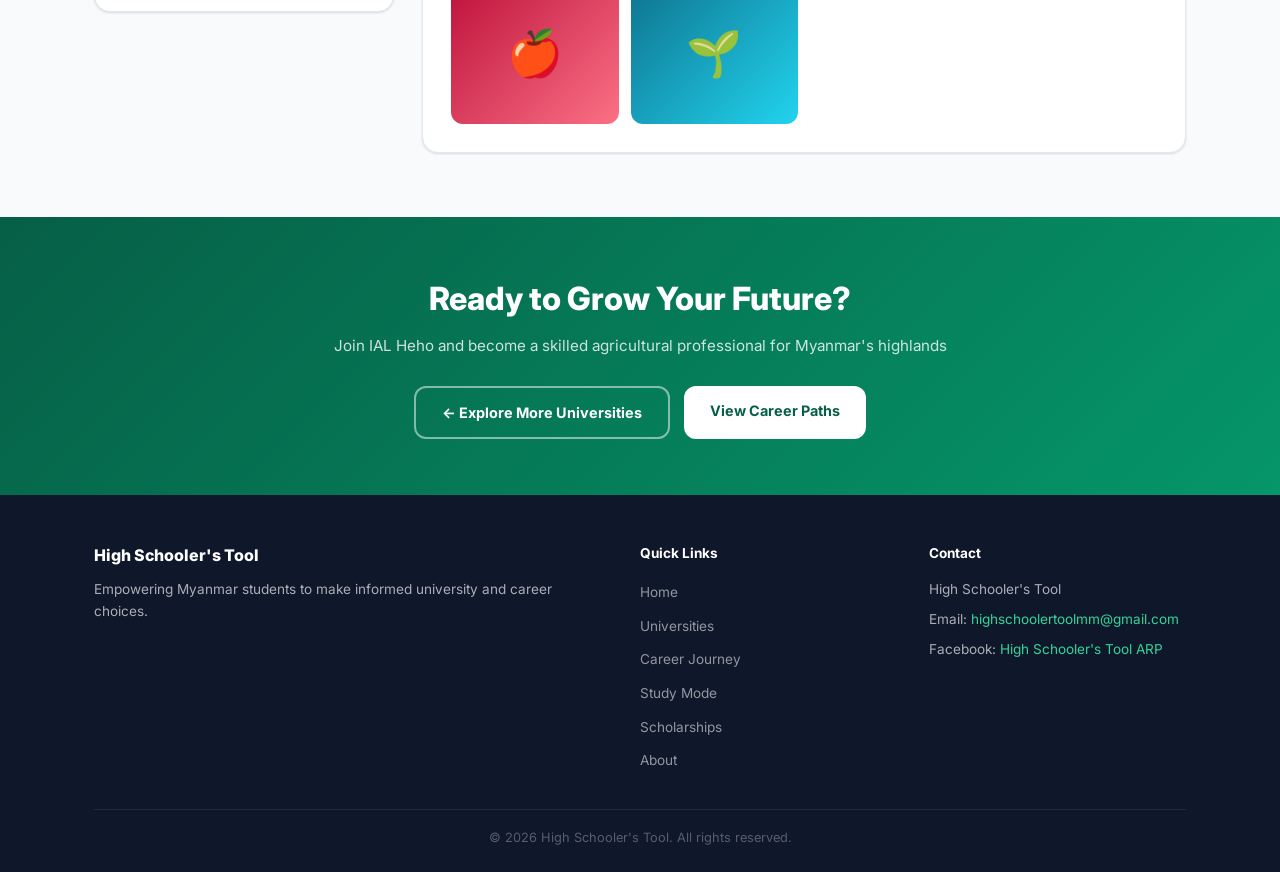
<file: agriheho.html>
<!DOCTYPE html>
<html lang="en">
<head>
    <meta charset="UTF-8">
    <meta name="viewport" content="width=device-width, initial-scale=1.0">
    <title>IAL Heho - High Schooler's Tool</title>
    <link rel="preconnect" href="https://fonts.googleapis.com">
    <link rel="preconnect" href="https://fonts.gstatic.com" crossorigin>
    <link href="https://fonts.googleapis.com/css2?family=Inter:wght@400;500;600;700;800&display=swap" rel="stylesheet">
    <style>
        *, *::before, *::after { box-sizing: border-box; margin: 0; padding: 0; }

        :root {
            --green-900: #064e3b;
            --green-800: #065f46;
            --green-700: #047857;
            --green-600: #059669;
            --green-500: #10b981;
            --green-400: #34d399;
            --green-100: #d1fae5;
            --green-50:  #ecfdf5;
            --earth-700: #92400e;
            --earth-500: #b45309;
            --earth-100: #fef3c7;
            --slate-900: #0f172a;
            --slate-700: #334155;
            --slate-500: #64748b;
            --slate-200: #e2e8f0;
            --slate-100: #f1f5f9;
            --slate-50:  #f8fafc;
            --white: #ffffff;
            --shadow-sm: 0 1px 3px rgba(0,0,0,.08), 0 1px 2px rgba(0,0,0,.06);
            --shadow-md: 0 4px 12px rgba(0,0,0,.08), 0 2px 4px rgba(0,0,0,.05);
            --shadow-lg: 0 10px 30px rgba(0,0,0,.10), 0 4px 8px rgba(0,0,0,.05);
            --radius-sm: 8px;
            --radius-md: 12px;
            --radius-lg: 16px;
            --radius-xl: 24px;
        }

        body {
            font-family: 'Inter', -apple-system, sans-serif;
            background: var(--slate-50);
            color: var(--slate-900);
            line-height: 1.6;
            -webkit-font-smoothing: antialiased;
        }

        /* ── NAVBAR ─────────────────────────────────── */
        .navbar {
            position: sticky; top: 0; z-index: 100;
            background: var(--white);
            border-bottom: 1px solid var(--slate-200);
            box-shadow: var(--shadow-sm);
        }
        .nav-inner {
            max-width: 1140px; margin: 0 auto; padding: 0 24px;
            display: flex; align-items: center; justify-content: space-between;
            height: 64px;
        }
        .nav-brand { display: flex; align-items: center; gap: 10px; text-decoration: none; }
        .nav-brand-badge {
            background: var(--green-600); color: var(--white);
            font-size: .75rem; font-weight: 800; letter-spacing: 1px;
            padding: 4px 9px; border-radius: 6px;
        }
        .nav-brand-name { font-size: .95rem; font-weight: 600; color: var(--slate-700); }
        .nav-links { list-style: none; display: flex; gap: 4px; }
        .nav-links a {
            text-decoration: none; font-size: .875rem; font-weight: 500;
            color: var(--slate-500); padding: 7px 13px; border-radius: 8px;
            transition: all .18s ease;
        }
        .nav-links a:hover { background: var(--slate-100); color: var(--slate-900); }
        .nav-links a.active { background: var(--green-50); color: var(--green-700); }
        .hamburger { display: none; flex-direction: column; gap: 5px; cursor: pointer; padding: 6px; }
        .hamburger span { display: block; width: 22px; height: 2px; background: var(--slate-600); border-radius: 2px; transition: .3s; }
        @media (max-width: 768px) {
            .nav-links { 
                display: none; flex-direction: column; position: absolute; top: 64px; left: 0; right: 0;
                background: var(--white); border-bottom: 1px solid var(--slate-200);
                padding: 12px 16px 16px; gap: 2px; box-shadow: var(--shadow-md);
            }
            .nav-links.open { display: flex; }
            .nav-links a { padding: 10px 14px; }
            .hamburger { display: flex; }
        }

        /* ── LAYOUT ──────────────────────────────────── */
        .container { max-width: 1140px; margin: 0 auto; padding: 0 24px; }

        /* ── HERO ────────────────────────────────────── */
        .hero {
            background: linear-gradient(135deg, var(--green-800) 0%, var(--green-600) 60%, var(--green-500) 100%);
            padding: 60px 0 52px;
            position: relative; overflow: hidden;
        }
        .hero::before {
            content: '';
            position: absolute; inset: 0;
            background: url("data:image/svg+xml,%3Csvg width='60' height='60' viewBox='0 0 60 60' xmlns='http://www.w3.org/2000/svg'%3E%3Cg fill='none' fill-rule='evenodd'%3E%3Cg fill='%23ffffff' fill-opacity='0.04'%3E%3Ccircle cx='30' cy='30' r='4'/%3E%3C/g%3E%3C/g%3E%3C/svg%3E");
        }
        .breadcrumb {
            font-size: .8rem; color: rgba(255,255,255,.65);
            margin-bottom: 28px; position: relative;
        }
        .breadcrumb a { color: rgba(255,255,255,.75); text-decoration: none; }
        .breadcrumb a:hover { color: white; }
        .breadcrumb span { color: rgba(255,255,255,.5); margin: 0 6px; }

        .hero-content { display: flex; align-items: flex-start; gap: 28px; position: relative; }
        .hero-logo {
            flex-shrink: 0; width: 100px; height: 100px; border-radius: 20px;
            background: rgba(255,255,255,.15); border: 2px solid rgba(255,255,255,.25);
            display: flex; flex-direction: column; align-items: center; justify-content: center;
            backdrop-filter: blur(8px);
        }
        .hero-logo-icon { font-size: 3rem; line-height: 1; }
        .hero-logo-text { font-size: .65rem; font-weight: 700; color: rgba(255,255,255,.9); letter-spacing: 1px; margin-top: 4px; }
        .hero-text { color: white; }
        .hero-text h1 { font-size: clamp(1.4rem, 3vw, 2rem); font-weight: 800; line-height: 1.2; margin-bottom: 6px; }
        .hero-subtitle { font-size: .95rem; color: rgba(255,255,255,.8); margin-bottom: 18px; }
        .hero-tags { display: flex; flex-wrap: wrap; gap: 10px; }
        .hero-tag {
            display: flex; align-items: center; gap: 6px;
            background: rgba(255,255,255,.15); border: 1px solid rgba(255,255,255,.2);
            color: white; font-size: .8rem; font-weight: 500;
            padding: 5px 12px; border-radius: 20px; backdrop-filter: blur(4px);
        }

        /* ── STATS BAR ────────────────────────────────── */
        .stats-bar {
            background: var(--white); border-bottom: 1px solid var(--slate-200);
            box-shadow: var(--shadow-sm);
        }
        .stats-grid {
            display: grid; grid-template-columns: repeat(4, 1fr);
        }
        .stat-cell {
            display: flex; align-items: center; gap: 14px;
            padding: 22px 20px;
            border-right: 1px solid var(--slate-200);
        }
        .stat-cell:last-child { border-right: none; }
        .stat-emoji { font-size: 1.8rem; }
        .stat-num { font-size: 1.4rem; font-weight: 800; color: var(--green-700); line-height: 1; }
        .stat-label { font-size: .78rem; color: var(--slate-500); margin-top: 2px; font-weight: 500; }
        @media (max-width: 640px) {
            .stats-grid { grid-template-columns: repeat(2, 1fr); }
            .stat-cell:nth-child(2) { border-right: none; }
            .stat-cell:nth-child(2), .stat-cell:nth-child(4) { }
            .stat-cell:nth-child(1), .stat-cell:nth-child(2) { border-bottom: 1px solid var(--slate-200); }
        }

        /* ── MAIN CONTENT LAYOUT ─────────────────────── */
        .profile-layout {
            display: grid; grid-template-columns: 300px 1fr; gap: 28px;
            padding: 32px 0 64px;
        }
        @media (max-width: 900px) {
            .profile-layout { grid-template-columns: 1fr; }
        }

        /* ── SIDEBAR ──────────────────────────────────── */
        .sidebar { display: flex; flex-direction: column; gap: 18px; }
        .card {
            background: var(--white); border-radius: var(--radius-lg);
            border: 1px solid var(--slate-200); box-shadow: var(--shadow-sm);
            overflow: hidden;
        }
        .card-header {
            padding: 16px 20px 14px;
            border-bottom: 1px solid var(--slate-100);
            font-size: .85rem; font-weight: 700; color: var(--slate-700);
            display: flex; align-items: center; gap: 8px;
        }
        .card-header.green {
            background: var(--green-700); color: white; border-bottom-color: rgba(255,255,255,.15);
        }
        .card-body { padding: 18px 20px; }
        .info-row {
            display: flex; justify-content: space-between; align-items: flex-start;
            gap: 12px; padding: 10px 0; border-bottom: 1px solid var(--slate-100);
            font-size: .85rem;
        }
        .info-row:last-child { border-bottom: none; padding-bottom: 0; }
        .info-label { color: var(--slate-500); font-weight: 500; flex-shrink: 0; }
        .info-value { color: var(--slate-800); font-weight: 600; text-align: right; }

        .req-item { margin-bottom: 14px; }
        .req-item:last-child { margin-bottom: 0; }
        .req-label { font-size: .78rem; font-weight: 600; color: var(--slate-500); text-transform: uppercase; letter-spacing: .5px; display: block; margin-bottom: 6px; }
        .req-value {
            display: inline-block; font-size: 1rem; font-weight: 700;
            color: var(--green-800); background: var(--green-50);
            border: 1px solid var(--green-100); padding: 4px 12px; border-radius: 8px;
        }
        .tag-row { display: flex; flex-wrap: wrap; gap: 6px; margin-top: 6px; }
        .tag {
            font-size: .78rem; font-weight: 600; padding: 3px 10px; border-radius: 6px;
            background: var(--green-50); color: var(--green-700); border: 1px solid var(--green-100);
        }

        .contact-row { display: flex; align-items: flex-start; gap: 10px; padding: 8px 0; font-size: .85rem; color: var(--slate-600); }
        .contact-row .icon { font-size: 1rem; flex-shrink: 0; margin-top: 1px; }
        .notice {
            background: var(--earth-100); border: 1px solid #fcd34d; border-radius: var(--radius-md);
            padding: 12px 16px; font-size: .82rem; color: var(--earth-700); line-height: 1.5;
        }
        .notice strong { display: block; margin-bottom: 3px; }

        .cta-btn {
            display: block; width: 100%; text-align: center;
            background: var(--green-600); color: white; font-weight: 700; font-size: .9rem;
            padding: 12px; border-radius: var(--radius-md); text-decoration: none;
            transition: background .18s ease; margin-top: 14px;
        }
        .cta-btn:hover { background: var(--green-700); }

        /* ── TABS ────────────────────────────────────── */
        .tabs-wrapper { background: var(--white); border: 1px solid var(--slate-200); border-radius: var(--radius-lg); box-shadow: var(--shadow-sm); overflow: hidden; }
        .tabs-nav {
            display: flex; overflow-x: auto; padding: 0 8px;
            border-bottom: 1px solid var(--slate-200);
            scrollbar-width: none;
        }
        .tabs-nav::-webkit-scrollbar { display: none; }
        .tab-btn {
            flex-shrink: 0; padding: 16px 20px; border: none; background: none; cursor: pointer;
            font-size: .875rem; font-weight: 600; color: var(--slate-400);
            border-bottom: 3px solid transparent; margin-bottom: -1px;
            transition: all .18s ease; display: flex; align-items: center; gap: 7px;
        }
        .tab-btn:hover { color: var(--slate-700); }
        .tab-btn.active { color: var(--green-700); border-bottom-color: var(--green-600); }
        .tab-panel { display: none; padding: 28px; }
        .tab-panel.active { display: block; }

        /* ── SECTION HEADING ─────────────────────────── */
        .section-heading { font-size: 1.1rem; font-weight: 800; color: var(--slate-800); margin-bottom: 6px; }
        .section-sub { font-size: .85rem; color: var(--slate-400); margin-bottom: 24px; }

        /* ── FEATURE CARDS ───────────────────────────── */
        .feature-grid { display: grid; grid-template-columns: repeat(auto-fit, minmax(220px, 1fr)); gap: 14px; margin-bottom: 28px; }
        .feature-card {
            border: 1px solid var(--slate-200); border-radius: var(--radius-md);
            padding: 18px 16px; background: var(--slate-50); transition: all .2s ease;
            display: flex; gap: 14px; align-items: flex-start;
        }
        .feature-card:hover { background: var(--green-50); border-color: var(--green-200); box-shadow: var(--shadow-md); transform: translateY(-2px); }
        .feature-icon { font-size: 1.8rem; flex-shrink: 0; }
        .feature-title { font-size: .9rem; font-weight: 700; color: var(--slate-800); margin-bottom: 4px; }
        .feature-desc { font-size: .8rem; color: var(--slate-500); }

        /* ── ABOUT TEXT ──────────────────────────────── */
        .about-text { font-size: .9rem; color: var(--slate-600); margin-bottom: 14px; line-height: 1.75; }
        .about-text:last-child { margin-bottom: 0; }

        /* ── GALLERY ─────────────────────────────────── */
        .gallery-grid { display: grid; grid-template-columns: repeat(auto-fit, minmax(160px, 1fr)); gap: 12px; margin-top: 24px; }
        .gallery-tile {
            border-radius: var(--radius-md); overflow: hidden;
            position: relative; cursor: pointer;
            height: 140px; display: flex; align-items: center; justify-content: center;
            font-size: 2.8rem; transition: transform .2s ease;
        }
        .gallery-tile:hover { transform: scale(1.03); }
        .gallery-tile:hover .gallery-label { opacity: 1; }
        .gallery-g1 { background: linear-gradient(135deg, #064e3b, #10b981); }
        .gallery-g2 { background: linear-gradient(135deg, #b45309, #fcd34d); }
        .gallery-g3 { background: linear-gradient(135deg, #5b21b6, #a78bfa); }
        .gallery-g4 { background: linear-gradient(135deg, #1d4ed8, #60a5fa); }
        .gallery-g5 { background: linear-gradient(135deg, #be123c, #fb7185); }
        .gallery-g6 { background: linear-gradient(135deg, #0e7490, #22d3ee); }
        .gallery-label {
            position: absolute; bottom: 0; left: 0; right: 0;
            background: rgba(0,0,0,.7); color: white; font-size: .78rem; font-weight: 600;
            padding: 7px 10px; opacity: 0; transition: opacity .2s ease;
        }

        /* ── PROGRAMS ────────────────────────────────── */
        .program-card {
            border: 1px solid var(--slate-200); border-radius: var(--radius-lg);
            overflow: hidden; margin-bottom: 16px; background: var(--white);
        }
        .program-card:last-child { margin-bottom: 0; }
        .program-head {
            display: flex; align-items: center; gap: 16px;
            padding: 20px 22px; border-bottom: 1px solid var(--slate-100);
        }
        .program-icon { font-size: 2rem; }
        .program-name { font-size: 1rem; font-weight: 700; color: var(--slate-800); }
        .program-badge {
            font-size: .75rem; font-weight: 600; padding: 3px 10px; border-radius: 20px;
            background: var(--green-50); color: var(--green-700); border: 1px solid var(--green-100);
            display: inline-block; margin-top: 4px;
        }
        .program-body { padding: 18px 22px; }
        .program-desc { font-size: .875rem; color: var(--slate-500); margin-bottom: 14px; }
        .subject-chips { display: flex; flex-wrap: wrap; gap: 7px; }
        .chip {
            font-size: .78rem; font-weight: 500; padding: 4px 11px; border-radius: 6px;
            background: var(--slate-100); color: var(--slate-600); border: 1px solid var(--slate-200);
        }

        /* ── SCHEDULE ────────────────────────────────── */
        .schedule-grid { display: grid; grid-template-columns: repeat(auto-fit, minmax(140px, 1fr)); gap: 12px; margin-top: 20px; }
        .schedule-cell {
            background: var(--slate-50); border: 1px solid var(--slate-200);
            border-radius: var(--radius-md); padding: 16px; text-align: center;
        }
        .schedule-time { font-size: 1rem; font-weight: 800; color: var(--green-700); }
        .schedule-activity { font-size: .8rem; color: var(--slate-600); margin-top: 5px; }

        .campus-grid { display: grid; grid-template-columns: repeat(auto-fit, minmax(200px, 1fr)); gap: 14px; margin-bottom: 28px; }
        .campus-tile {
            border: 1px solid var(--slate-200); border-radius: var(--radius-lg); overflow: hidden;
            background: var(--white); transition: all .2s ease;
        }
        .campus-tile:hover { box-shadow: var(--shadow-md); transform: translateY(-2px); }
        .campus-thumb {
            height: 110px; display: flex; align-items: center; justify-content: center; font-size: 3rem;
        }
        .campus-thumb.t1 { background: linear-gradient(135deg, #064e3b, #10b981); }
        .campus-thumb.t2 { background: linear-gradient(135deg, #b45309, #fcd34d); }
        .campus-thumb.t3 { background: linear-gradient(135deg, #5b21b6, #a78bfa); }
        .campus-info { padding: 14px 16px; }
        .campus-title { font-size: .9rem; font-weight: 700; color: var(--slate-800); margin-bottom: 4px; }
        .campus-desc { font-size: .8rem; color: var(--slate-500); }

        /* ── CAREERS ─────────────────────────────────── */
        .career-grid { display: grid; grid-template-columns: repeat(auto-fit, minmax(220px, 1fr)); gap: 14px; margin-bottom: 28px; }
        .career-tile {
            background: var(--white); border: 1px solid var(--slate-200);
            border-radius: var(--radius-lg); padding: 22px 18px; text-align: center;
            transition: all .2s ease;
        }
        .career-tile:hover { box-shadow: var(--shadow-md); border-color: var(--green-200); transform: translateY(-2px); }
        .career-emoji { font-size: 2.6rem; margin-bottom: 10px; }
        .career-title { font-size: .95rem; font-weight: 700; color: var(--slate-800); margin-bottom: 6px; }
        .career-desc { font-size: .8rem; color: var(--slate-500); line-height: 1.55; }

        /* ── CTA BANNER ──────────────────────────────── */
        .cta-banner {
            background: linear-gradient(135deg, var(--green-800), var(--green-600));
            padding: 56px 0; text-align: center; color: white;
        }
        .cta-banner h2 { font-size: clamp(1.4rem, 3vw, 2rem); font-weight: 800; margin-bottom: 10px; }
        .cta-banner p { font-size: .95rem; color: rgba(255,255,255,.8); margin-bottom: 28px; }
        .cta-actions { display: flex; gap: 14px; justify-content: center; flex-wrap: wrap; }
        .btn-outline-white {
            padding: 13px 26px; border-radius: var(--radius-md); font-weight: 700; font-size: .9rem;
            border: 2px solid rgba(255,255,255,.5); color: white; text-decoration: none;
            transition: all .18s ease; background: transparent;
        }
        .btn-outline-white:hover { background: rgba(255,255,255,.12); border-color: white; }
        .btn-white {
            padding: 13px 26px; border-radius: var(--radius-md); font-weight: 700; font-size: .9rem;
            background: white; color: var(--green-800); text-decoration: none; transition: all .18s ease;
        }
        .btn-white:hover { background: var(--green-50); }

        /* ── FOOTER ──────────────────────────────────── */
        footer {
            background: var(--slate-900); color: rgba(255,255,255,.65);
            padding: 48px 0 24px;
        }
        .footer-grid {
            display: grid; grid-template-columns: 2fr 1fr 1fr; gap: 32px; margin-bottom: 36px;
        }
        .footer-brand { font-size: 1rem; font-weight: 800; color: white; margin-bottom: 10px; }
        .footer-tagline { font-size: .85rem; line-height: 1.6; }
        .footer-col-title { font-size: .85rem; font-weight: 700; color: white; margin-bottom: 14px; }
        .footer-links { list-style: none; display: flex; flex-direction: column; gap: 8px; }
        .footer-links a { font-size: .85rem; color: rgba(255,255,255,.55); text-decoration: none; transition: color .15s; }
        .footer-links a:hover { color: white; }
        .footer-contact-item { font-size: .85rem; margin-bottom: 8px; }
        .footer-contact-item a { color: var(--green-400); text-decoration: none; }
        .footer-bottom {
            border-top: 1px solid rgba(255,255,255,.08); padding-top: 18px;
            font-size: .8rem; text-align: center; color: rgba(255,255,255,.3);
        }
        @media (max-width: 640px) {
            .footer-grid { grid-template-columns: 1fr; gap: 24px; }
        }

        /* ── HERO MOBILE ─────────────────────────────── */
        @media (max-width: 600px) {
            .hero { padding: 40px 0 36px; }
            .hero-content { flex-direction: column; gap: 16px; }
            .hero-logo { width: 72px; height: 72px; border-radius: 14px; }
            .hero-logo-icon { font-size: 2.2rem; }
        }

        /* ── DIVIDER ─────────────────────────────────── */
        .divider { border: none; border-top: 1px solid var(--slate-200); margin: 24px 0; }

        /* ── ACCORDION (Programs detail) ────────────── */
        .highlight-box {
            background: var(--green-50); border: 1px solid var(--green-100);
            border-radius: var(--radius-md); padding: 16px 18px; margin-top: 20px;
        }
        .highlight-box p { font-size: .85rem; color: var(--green-800); line-height: 1.65; }
        .highlight-box strong { font-weight: 700; }
    </style>
</head>
<body>

<!-- ── NAVBAR ─────────────────────────────────────────── -->
<nav class="navbar">
    <div class="nav-inner">
        <a class="nav-brand" href="hst.html">
            <span class="nav-brand-badge">HST</span>
            <span class="nav-brand-name">High Schooler's Tool</span>
        </a>
        <ul class="nav-links" id="navLinks">
            <li><a href="hst.html">Home</a></li>
            <li><a href="uni.html" class="active">Universities</a></li>
            <li><a href="career-journey.html">Career Journey</a></li>
            <li><a href="study-mode.html">Study Mode</a></li>
            <li><a href="scholarships.html">Scholarships</a></li>
            <li><a href="about.html">About</a></li>
        </ul>
        <div class="hamburger" id="hamburger" aria-label="Toggle menu">
            <span></span><span></span><span></span>
        </div>
    </div>
</nav>

<!-- ── HERO ───────────────────────────────────────────── -->
<section class="hero">
    <div class="container">
        <div class="breadcrumb">
            <a href="hst.html">Home</a>
            <span>/</span>
            <a href="uni.html">Universities</a>
            <span>/</span>
            Institute of Agriculture &amp; Livestock (Heho)
        </div>
        <div class="hero-content">
            <div class="hero-logo">
                <div class="hero-logo-icon">🌾</div>
                <div class="hero-logo-text">IAL HEHO</div>
            </div>
            <div class="hero-text">
                <h1>Institute of Agriculture &amp; Livestock (Heho)</h1>
                <p class="hero-subtitle">Shan Highlands Agricultural Excellence — Kalaw Township, Shan State</p>
                <div class="hero-tags">
                    <span class="hero-tag">📍 Kalaw Township, Shan State</span>
                    <span class="hero-tag">🎓 Diploma Programs (2–3 Yrs)</span>
                    <span class="hero-tag">🚜 100+ Acre Training Farm</span>
                    <span class="hero-tag">🏛️ Government Institute</span>
                </div>
            </div>
        </div>
    </div>
</section>

<!-- ── STATS BAR ──────────────────────────────────────── -->
<section class="stats-bar">
    <div class="container">
        <div class="stats-grid">
            <div class="stat-cell">
                <div class="stat-emoji">🎓</div>
                <div>
                    <div class="stat-num">500+</div>
                    <div class="stat-label">Students Enrolled</div>
                </div>
            </div>
            <div class="stat-cell">
                <div class="stat-emoji">📚</div>
                <div>
                    <div class="stat-num">3</div>
                    <div class="stat-label">Diploma Programs</div>
                </div>
            </div>
            <div class="stat-cell">
                <div class="stat-emoji">🌿</div>
                <div>
                    <div class="stat-num">100+</div>
                    <div class="stat-label">Acres Farm Campus</div>
                </div>
            </div>
            <div class="stat-cell">
                <div class="stat-emoji">👨‍🏫</div>
                <div>
                    <div class="stat-num">50+</div>
                    <div class="stat-label">Faculty Members</div>
                </div>
            </div>
        </div>
    </div>
</section>

<!-- ── MAIN CONTENT ────────────────────────────────────── -->
<div class="container">
    <div class="profile-layout">

        <!-- ── SIDEBAR ──────────────────────────────── -->
        <aside class="sidebar">

            <div class="card">
                <div class="card-header green">🌱 Quick Info</div>
                <div class="card-body">
                    <div class="info-row">
                        <span class="info-label">Type</span>
                        <span class="info-value">Govt. Agricultural Institute</span>
                    </div>
                    <div class="info-row">
                        <span class="info-label">Location</span>
                        <span class="info-value">Kalaw, Shan State</span>
                    </div>
                    <div class="info-row">
                        <span class="info-label">Farm Size</span>
                        <span class="info-value">100+ Acres</span>
                    </div>
                    <div class="info-row">
                        <span class="info-label">Award</span>
                        <span class="info-value">Diploma Certificate</span>
                    </div>
                    <div class="info-row">
                        <span class="info-label">Training Mode</span>
                        <span class="info-value">70% Practical</span>
                    </div>
                </div>
            </div>

            <div class="card">
                <div class="card-header">📝 Entrance Requirements</div>
                <div class="card-body">
                    <div class="req-item">
                        <span class="req-label">Minimum Marks</span>
                        <span class="req-value">320+ marks</span>
                    </div>
                    <div class="req-item">
                        <span class="req-label">Program Duration</span>
                        <div class="tag-row">
                            <span class="tag">2 Years</span>
                            <span class="tag">Diploma</span>
                        </div>
                    </div>
                    <div class="req-item">
                        <span class="req-label">Eligible Subjects</span>
                        <div class="tag-row">
                            <span class="tag">Science</span>
                            <span class="tag">Biology</span>
                        </div>
                    </div>
                    <hr class="divider">
                    <div class="notice">
                        <strong>ℹ️ Note on Data</strong>
                        This is a low-level government institute. Official entry marks may vary each year. Contact the regional agriculture office directly for the most up-to-date requirements.
                    </div>
                </div>
            </div>

            <div class="card">
                <div class="card-header">📞 Contact</div>
                <div class="card-body">
                    <div class="contact-row"><span class="icon">📍</span> Kalaw Township, Shan State, Myanmar</div>
                    <div class="contact-row"><span class="icon">🏛️</span> Under Ministry of Agriculture, Livestock &amp; Irrigation</div>
                    <div class="contact-row"><span class="icon">📧</span> Contact via regional agriculture office</div>
                    <a href="uni.html" class="cta-btn">← Back to Universities</a>
                </div>
            </div>

        </aside>

        <!-- ── TABS AREA ─────────────────────────────── -->
        <main>
            <div class="tabs-wrapper">
                <div class="tabs-nav" role="tablist">
                    <button class="tab-btn active" data-tab="overview" role="tab">🌱 Overview</button>
                    <button class="tab-btn" data-tab="programs" role="tab">📚 Programs</button>
                    <button class="tab-btn" data-tab="farmlife" role="tab">🚜 Farm Life</button>
                    <button class="tab-btn" data-tab="careers" role="tab">💼 Careers</button>
                </div>

                <!-- OVERVIEW ─────────────────────────── -->
                <div class="tab-panel active" id="overview" role="tabpanel">
                    <h2 class="section-heading">About IAL Heho</h2>
                    <p class="section-sub">A practical agricultural training center serving the Shan Highlands</p>

                    <p class="about-text">
                        The Institute of Agriculture and Livestock (Heho) is a government-run agricultural diploma institute situated in Kalaw Township, Shan State. Located in the cool highlands of the Shan plateau, it offers practical diploma courses focused on highland crops, livestock raising, and plantation management.
                    </p>
                    <p class="about-text">
                        Unlike large universities, IAL Heho focuses on producing job-ready agricultural technicians. Around <strong>70% of the curriculum</strong> is hands-on farm work across its 100+ acre training campus — making it one of the most practical agriculture programs in the country.
                    </p>
                    <p class="about-text">
                        The institute is under the <strong>Ministry of Agriculture, Livestock &amp; Irrigation</strong> and produces graduates who are highly valued in rural development, government extension services, and commercial farming.
                    </p>

                    <hr class="divider">

                    <h3 class="section-heading" style="margin-bottom:16px;">Why Choose IAL Heho?</h3>
                    <div class="feature-grid">
                        <div class="feature-card">
                            <div class="feature-icon">🚜</div>
                            <div>
                                <div class="feature-title">Real Farm Training</div>
                                <div class="feature-desc">100+ acres of live working farms — you learn by doing, not just reading textbooks</div>
                            </div>
                        </div>
                        <div class="feature-card">
                            <div class="feature-icon">🌾</div>
                            <div>
                                <div class="feature-title">Highland Specialization</div>
                                <div class="feature-desc">Cabbage, potato, coffee, tea — crops ideal for the Shan plateau climate</div>
                            </div>
                        </div>
                        <div class="feature-card">
                            <div class="feature-icon">🐄</div>
                            <div>
                                <div class="feature-title">Livestock Expertise</div>
                                <div class="feature-desc">Cattle, poultry, piggery units plus basic veterinary care training</div>
                            </div>
                        </div>
                        <div class="feature-card">
                            <div class="feature-icon">🌤️</div>
                            <div>
                                <div class="feature-title">Cool Climate Advantage</div>
                                <div class="feature-desc">Ideal location for temperate-crop agriculture that most institutes cannot offer</div>
                            </div>
                        </div>
                        <div class="feature-card">
                            <div class="feature-icon">💰</div>
                            <div>
                                <div class="feature-title">Low Entry Barrier</div>
                                <div class="feature-desc">320+ marks is accessible — a strong option if medicine or engineering is not your path</div>
                            </div>
                        </div>
                        <div class="feature-card">
                            <div class="feature-icon">👷</div>
                            <div>
                                <div class="feature-title">Job-Ready Graduates</div>
                                <div class="feature-desc">Employers in agriculture and government departments actively recruit from here</div>
                            </div>
                        </div>
                    </div>

                    <h3 class="section-heading" style="margin-bottom:6px;">Farm Gallery</h3>
                    <p style="font-size:.82rem;color:var(--slate-400);margin-bottom:0;">Hover to see more</p>
                    <div class="gallery-grid">
                        <div class="gallery-tile gallery-g1">🌾<div class="gallery-label">Crop Research Fields</div></div>
                        <div class="gallery-tile gallery-g2">🐄<div class="gallery-label">Livestock Center</div></div>
                        <div class="gallery-tile gallery-g3">🍵<div class="gallery-label">Tea Plantation</div></div>
                        <div class="gallery-tile gallery-g4">🥬<div class="gallery-label">Vegetable Plots</div></div>
                        <div class="gallery-tile gallery-g5">🍎<div class="gallery-label">Fruit Orchards</div></div>
                        <div class="gallery-tile gallery-g6">🌱<div class="gallery-label">Greenhouse Nursery</div></div>
                    </div>
                </div>

                <!-- PROGRAMS ─────────────────────────── -->
                <div class="tab-panel" id="programs" role="tabpanel">
                    <h2 class="section-heading">Agricultural Diploma Programs</h2>
                    <p class="section-sub">2–3 year courses • 70% practical training on farm campus</p>

                    <div class="program-card">
                        <div class="program-head">
                            <div class="program-icon">🌾</div>
                            <div>
                                <div class="program-name">Crop Production</div>
                                <span class="program-badge">Diploma — 2 Years</span>
                            </div>
                        </div>
                        <div class="program-body">
                            <p class="program-desc">Covers cultivation of highland crops, rice, vegetables, and organic farming techniques. Students work directly on the institute's research farm throughout the course.</p>
                            <div class="subject-chips">
                                <span class="chip">🌾 Rice Cultivation</span>
                                <span class="chip">🥬 Vegetable Farming</span>
                                <span class="chip">🌱 Organic Methods</span>
                                <span class="chip">💧 Irrigation Systems</span>
                                <span class="chip">🧪 Soil Science</span>
                                <span class="chip">🌡️ Climate Adaptation</span>
                            </div>
                        </div>
                    </div>

                    <div class="program-card">
                        <div class="program-head">
                            <div class="program-icon">🐄</div>
                            <div>
                                <div class="program-name">Livestock Management</div>
                                <span class="program-badge">Diploma — 2 Years</span>
                            </div>
                        </div>
                        <div class="program-body">
                            <p class="program-desc">Focuses on animal husbandry, feed management, and basic veterinary care. Covers cattle, poultry, and piggery operations using the institute's dedicated livestock center.</p>
                            <div class="subject-chips">
                                <span class="chip">🐄 Cattle Husbandry</span>
                                <span class="chip">🐔 Poultry Farming</span>
                                <span class="chip">🐖 Piggery Operations</span>
                                <span class="chip">🏥 Veterinary Basics</span>
                                <span class="chip">🌾 Feed Management</span>
                                <span class="chip">📋 Animal Health Records</span>
                            </div>
                        </div>
                    </div>

                    <div class="program-card">
                        <div class="program-head">
                            <div class="program-icon">🌳</div>
                            <div>
                                <div class="program-name">Forestry &amp; Horticulture</div>
                                <span class="program-badge">Diploma — 2 Years</span>
                            </div>
                        </div>
                        <div class="program-body">
                            <p class="program-desc">Covers tea and coffee cultivation, fruit orchards, and plantation management — skills uniquely suited to the cool Shan highland environment that most agricultural institutes cannot replicate.</p>
                            <div class="subject-chips">
                                <span class="chip">🍵 Tea Plantation</span>
                                <span class="chip">☕ Coffee Cultivation</span>
                                <span class="chip">🍎 Fruit Orchards</span>
                                <span class="chip">🌲 Plantation Management</span>
                                <span class="chip">🌱 Tree Nursery</span>
                                <span class="chip">📦 Post-Harvest Handling</span>
                            </div>
                        </div>
                    </div>

                    <div class="highlight-box">
                        <p><strong>ℹ️ A note for students:</strong> IAL Heho is a lower-level diploma institute — it does not award bachelor's degrees. However, graduates often join extension services, cooperatives, or continue to degree-level agriculture at universities like Yezin Agricultural University with added experience. This is a practical, career-first track.</p>
                    </div>
                </div>

                <!-- FARM LIFE ─────────────────────────── -->
                <div class="tab-panel" id="farmlife" role="tabpanel">
                    <h2 class="section-heading">Farm Life at IAL Heho</h2>
                    <p class="section-sub">70% hands-on training across 100+ acres of live working campus</p>

                    <div class="campus-grid">
                        <div class="campus-tile">
                            <div class="campus-thumb t1">🌾</div>
                            <div class="campus-info">
                                <div class="campus-title">Crop Research Farm</div>
                                <div class="campus-desc">Highland vegetables, rice trials, seed production plots, and soil test beds</div>
                            </div>
                        </div>
                        <div class="campus-tile">
                            <div class="campus-thumb t2">🐄</div>
                            <div class="campus-info">
                                <div class="campus-title">Livestock Center</div>
                                <div class="campus-desc">Cattle breeding units, poultry hatchery, piggery, and basic vet care lab</div>
                            </div>
                        </div>
                        <div class="campus-tile">
                            <div class="campus-thumb t3">🌱</div>
                            <div class="campus-info">
                                <div class="campus-title">Plantation Nursery</div>
                                <div class="campus-desc">Tea, coffee, temperate fruit tree nursery and greenhouse growing areas</div>
                            </div>
                        </div>
                    </div>

                    <h3 class="section-heading" style="margin-bottom:4px;">Typical Student Day</h3>
                    <p style="font-size:.82rem;color:var(--slate-400);margin-bottom:0;">Farm life starts early — this is not a typical classroom degree</p>
                    <div class="schedule-grid">
                        <div class="schedule-cell">
                            <div class="schedule-time">6:00 AM</div>
                            <div class="schedule-activity">🌅 Morning Farm Duties</div>
                        </div>
                        <div class="schedule-cell">
                            <div class="schedule-time">8:00 AM</div>
                            <div class="schedule-activity">📚 Theory Classes</div>
                        </div>
                        <div class="schedule-cell">
                            <div class="schedule-time">10:00 AM</div>
                            <div class="schedule-activity">🚜 Field Practice</div>
                        </div>
                        <div class="schedule-cell">
                            <div class="schedule-time">1:00 PM</div>
                            <div class="schedule-activity">🍽️ Lunch Break</div>
                        </div>
                        <div class="schedule-cell">
                            <div class="schedule-time">2:00 PM</div>
                            <div class="schedule-activity">🔬 Lab / Livestock Work</div>
                        </div>
                        <div class="schedule-cell">
                            <div class="schedule-time">5:00 PM</div>
                            <div class="schedule-activity">📖 Self Study / Rest</div>
                        </div>
                    </div>

                    <hr class="divider">
                    <div class="highlight-box">
                        <p><strong>What to expect:</strong> Life at IAL Heho is rural and practical. Students live on or near campus, wake up early for farm duties, and spend most of the day outdoors. If you are passionate about agriculture and prefer doing over sitting in lectures, this is the environment for you. The cool Shan highland climate is a bonus — no sweltering heat.</p>
                    </div>
                </div>

                <!-- CAREERS ─────────────────────────── -->
                <div class="tab-panel" id="careers" role="tabpanel">
                    <h2 class="section-heading">Career Opportunities</h2>
                    <p class="section-sub">Diploma graduates are in demand — especially in rural Myanmar</p>

                    <div class="career-grid">
                        <div class="career-tile">
                            <div class="career-emoji">🌾</div>
                            <div class="career-title">Farm Supervisor</div>
                            <div class="career-desc">Manage large plantations, government demonstration farms, and export agriculture cooperatives</div>
                        </div>
                        <div class="career-tile">
                            <div class="career-emoji">🐄</div>
                            <div class="career-title">Livestock Technician</div>
                            <div class="career-desc">Work in dairy farms, poultry companies, piggery operations, and commercial feed mills</div>
                        </div>
                        <div class="career-tile">
                            <div class="career-emoji">🏛️</div>
                            <div class="career-title">Government Agricultural Officer</div>
                            <div class="career-desc">Join the agriculture department as an extension officer helping rural communities</div>
                        </div>
                        <div class="career-tile">
                            <div class="career-emoji">☕</div>
                            <div class="career-title">Plantation Specialist</div>
                            <div class="career-desc">Tea, coffee, and fruit plantation management in Shan State and beyond</div>
                        </div>
                        <div class="career-tile">
                            <div class="career-emoji">💰</div>
                            <div class="career-title">Own Farm Business</div>
                            <div class="career-desc">Start your own commercial farming operation with hands-on expertise from day one</div>
                        </div>
                        <div class="career-tile">
                            <div class="career-emoji">🎓</div>
                            <div class="career-title">Continue to Degree</div>
                            <div class="career-desc">Use diploma experience to join Yezin Agricultural University or similar for a full degree</div>
                        </div>
                    </div>

                    <div class="highlight-box">
                        <p><strong>Honest career outlook:</strong> IAL Heho graduates do not typically enter high-paying corporate careers. But in a country where most people depend on agriculture, trained agricultural technicians are genuinely valuable. Government jobs, NGO agricultural projects, and commercial farms all actively hire diploma holders. If you want to work in Shan State and contribute to rural development — this is one of the most direct paths.</p>
                    </div>
                </div>

            </div><!-- /tabs-wrapper -->
        </main>

    </div>
</div>

<!-- ── CTA BANNER ─────────────────────────────────────── -->
<section class="cta-banner">
    <div class="container">
        <h2>Ready to Grow Your Future?</h2>
        <p>Join IAL Heho and become a skilled agricultural professional for Myanmar's highlands</p>
        <div class="cta-actions">
            <a href="uni.html" class="btn-outline-white">← Explore More Universities</a>
            <a href="career-journey.html" class="btn-white">View Career Paths</a>
        </div>
    </div>
</section>

<!-- ── FOOTER ─────────────────────────────────────────── -->
<footer>
    <div class="container">
        <div class="footer-grid">
            <div>
                <div class="footer-brand">High Schooler's Tool</div>
                <p class="footer-tagline">Empowering Myanmar students to make informed university and career choices.</p>
            </div>
            <div>
                <div class="footer-col-title">Quick Links</div>
                <ul class="footer-links">
                    <li><a href="hst.html">Home</a></li>
                    <li><a href="uni.html">Universities</a></li>
                    <li><a href="career-journey.html">Career Journey</a></li>
                    
                    <li><a href="study-mode.html">Study Mode</a></li>
                    <li><a href="scholarships.html">Scholarships</a></li>
                    <li><a href="about.html">About</a></li>
                </ul>
            </div>
            <div>
                <div class="footer-col-title">Contact</div>
                <p class="footer-contact-item">High Schooler's Tool</p>
                <p class="footer-contact-item">Email: <a href="mailto:highschoolertoolmm@gmail.com">highschoolertoolmm@gmail.com</a></p>
                <p class="footer-contact-item">Facebook: <a href="https://www.facebook.com/share/17isKhcumg/" target="_blank" rel="noopener noreferrer">High Schooler's Tool ARP</a></p>
            </div>
        </div>
        <div class="footer-bottom">© 2026 High Schooler's Tool. All rights reserved.</div>
    </div>
</footer>

<script>
    // Navbar hamburger
    const hamburger = document.getElementById('hamburger');
    const navLinks = document.getElementById('navLinks');
    hamburger.addEventListener('click', () => {
        navLinks.classList.toggle('open');
    });
    navLinks.querySelectorAll('a').forEach(a => {
        a.addEventListener('click', () => navLinks.classList.remove('open'));
    });

    // Tabs
    document.querySelectorAll('.tab-btn').forEach(btn => {
        btn.addEventListener('click', () => {
            document.querySelectorAll('.tab-btn').forEach(b => b.classList.remove('active'));
            document.querySelectorAll('.tab-panel').forEach(p => p.classList.remove('active'));
            btn.classList.add('active');
            const target = document.getElementById(btn.dataset.tab);
            if (target) target.classList.add('active');
        });
    });
</script>
</body>
</html>
</file>
<file: hst.css>
/* ============================================================
   hst.css — High Schooler's Tool (Base + Home Page) v2.0
   ============================================================ */

@import url('https://fonts.googleapis.com/css2?family=Inter:wght@300;400;500;600;700;800;900&display=swap');

/* ── Reset & Variables ────────────────────── */
*, *::before, *::after { box-sizing: border-box; margin: 0; padding: 0; }

:root {
  /* Brand Colors */
  --primary:        #1a56db;
  --primary-light:  #3b82f6;
  --primary-dark:   #1e3a8a;
  --accent:         #f59e0b;
  --accent-light:   #fbbf24;
  --success:        #10b981;
  --danger:         #dc2626;
  --violet:         #8b5cf6;
  --rose:           #f43f5e;
  --cyan:           #06b6d4;

  /* Surface Colors */
  --bg:             #f1f5f9;
  --surface:        #ffffff;
  --surface-2:      #f8fafc;
  --border:         #e2e8f0;

  /* Text Colors */
  --text-primary:   #0f172a;
  --text-secondary: #475569;
  --text-muted:     #94a3b8;
  --text-inverse:   #ffffff;

  /* Shadows */
  --shadow-sm:  0 1px 3px rgba(0,0,0,.07);
  --shadow-md:  0 4px 18px rgba(0,0,0,.09);
  --shadow-lg:  0 12px 40px rgba(0,0,0,.11);
  --shadow-xl:  0 24px 60px rgba(0,0,0,.15);
  --shadow-2xl: 0 32px 80px rgba(0,0,0,.18);

  /* Radius */
  --radius-sm:  8px;
  --radius:     14px;
  --radius-lg:  20px;
  --radius-xl:  28px;
  --radius-full: 9999px;

  /* Transitions */
  --transition: 0.22s ease;
  --transition-slow: 0.35s ease;
}

/* Dark Mode Support */
@media (prefers-color-scheme: dark) {
  :root {
    --bg:             #0f172a;
    --surface:        #1e293b;
    --surface-2:      #334155;
    --border:         #334155;
    --text-primary:   #f1f5f9;
    --text-secondary: #cbd5e1;
    --text-muted:     #64748b;
  }
}

html { scroll-behavior: smooth; }

body {
  font-family: 'Inter', 'Segoe UI', system-ui, -apple-system, sans-serif;
  background: var(--bg);
  color: var(--text-primary);
  line-height: 1.6;
  -webkit-font-smoothing: antialiased;
  -moz-osx-font-smoothing: grayscale;
  min-height: 100vh;
  display: flex;
  flex-direction: column;
}

main { flex: 1; }

.container {
  max-width: 1120px;
  margin: 0 auto;
  padding: 0 20px;
}

/* Screen reader only */
.sr-only {
  position: absolute;
  width: 1px;
  height: 1px;
  padding: 0;
  margin: -1px;
  overflow: hidden;
  clip: rect(0, 0, 0, 0);
  white-space: nowrap;
  border: 0;
}

/* Focus visible for accessibility */
a:focus-visible,
button:focus-visible,
input:focus-visible {
  outline: 2px solid var(--primary);
  outline-offset: 2px;
}

/* Reduced motion */
@media (prefers-reduced-motion: reduce) {
  *, *::before, *::after {
    animation-duration: 0.01ms !important;
    animation-iteration-count: 1 !important;
    transition-duration: 0.01ms !important;
  }
  html { scroll-behavior: auto; }
}

/* ── Navbar ───────────────────────────────── */
.navbar {
  position: sticky;
  top: 0;
  z-index: 1000;
  background: rgba(255,255,255,0.92);
  backdrop-filter: blur(14px);
  -webkit-backdrop-filter: blur(14px);
  border-bottom: 1px solid var(--border);
  box-shadow: 0 1px 8px rgba(0,0,0,.06);
}

.navbar .container {
  display: flex;
  align-items: center;
  justify-content: space-between;
  height: 68px;
}

.logo {
  display: flex;
  align-items: center;
  gap: 11px;
  text-decoration: none;
}

.logo-img {
  width: 40px;
  height: 40px;
  border-radius: 10px;
  object-fit: cover;
  border: 1px solid var(--border);
  transition: transform var(--transition);
}

.logo:hover .logo-img { transform: scale(1.05); }

.logo-text h2 {
  margin: 0;
  font-size: 1.05rem;
  font-weight: 900;
  color: var(--text-primary);
  letter-spacing: -0.03em;
  line-height: 1;
}

.logo-text span {
  font-size: 0.7rem;
  color: var(--text-muted);
  font-weight: 500;
  display: block;
}

.nav-links {
  display: flex;
  list-style: none;
  gap: 2px;
}

.nav-links a {
  display: block;
  padding: 7px 13px;
  border-radius: var(--radius-sm);
  font-size: 0.85rem;
  font-weight: 500;
  color: var(--text-secondary);
  text-decoration: none;
  transition: all var(--transition);
  white-space: nowrap;
}

.nav-links a:hover {
  color: var(--text-primary);
  background: var(--surface-2);
}

.nav-links a.active {
  color: var(--primary);
  background: rgba(26,86,219,.08);
  font-weight: 700;
}

/* Hamburger */
.hamburger {
  display: none;
  flex-direction: column;
  justify-content: center;
  gap: 5px;
  width: 38px;
  height: 38px;
  padding: 7px;
  background: none;
  border: 1.5px solid var(--border);
  border-radius: var(--radius-sm);
  cursor: pointer;
  transition: all var(--transition);
}

.hamburger:hover { background: var(--surface-2); }

.hamburger span {
  display: block;
  width: 100%;
  height: 2px;
  background: var(--text-primary);
  border-radius: 2px;
  transition: all 0.28s ease;
  transform-origin: center;
}

.hamburger.active span:nth-child(1) { transform: rotate(45deg) translate(5px, 5px); }
.hamburger.active span:nth-child(2) { opacity: 0; transform: scaleX(0); }
.hamburger.active span:nth-child(3) { transform: rotate(-45deg) translate(5px, -5px); }

/* ── Hero / Search ────────────────────────── */
.hero-search {
  background: linear-gradient(145deg, #1e3a8a 0%, #1d4ed8 50%, #4338ca 100%);
  padding: 80px 0 72px;
  position: relative;
  overflow: hidden;
  text-align: center;
}

/* Ambient orbs with animation */
.hero-bg-orb {
  position: absolute;
  border-radius: 50%;
  pointer-events: none;
  filter: blur(90px);
  opacity: 0.22;
  animation: float 8s ease-in-out infinite;
}

@keyframes float {
  0%, 100% { transform: translateY(0) rotate(0deg); }
  50% { transform: translateY(-20px) rotate(180deg); }
}

.orb-1 { width: 560px; height: 560px; background: #6366f1; top: -160px; right: -100px; animation-delay: 0s; }
.orb-2 { width: 400px; height: 400px; background: #10b981; bottom: -120px; left: -80px; animation-delay: 2s; }
.orb-3 { width: 300px; height: 300px; background: #f59e0b; top: 50%; left: 50%; transform: translate(-50%,-50%); opacity: 0.08; animation-delay: 4s; }

.hero-content { position: relative; z-index: 1; }

.hero-badge {
  display: inline-flex;
  align-items: center;
  gap: 6px;
  background: rgba(255,255,255,0.14);
  border: 1px solid rgba(255,255,255,0.28);
  color: white;
  font-size: 0.78rem;
  font-weight: 700;
  padding: 6px 18px;
  border-radius: var(--radius-full);
  margin-bottom: 22px;
  letter-spacing: 0.04em;
  backdrop-filter: blur(6px);
}

.hero-content h1 {
  font-size: clamp(2.2rem, 5vw, 3.6rem);
  font-weight: 900;
  color: white;
  line-height: 1.1;
  letter-spacing: -0.03em;
  margin-bottom: 18px;
  animation: fadeInUp 0.8s ease;
}

@keyframes fadeInUp {
  from { opacity: 0; transform: translateY(20px); }
  to { opacity: 1; transform: translateY(0); }
}

.hero-gradient-text {
  background: linear-gradient(90deg, #fbbf24, #f472b6);
  -webkit-background-clip: text;
  -webkit-text-fill-color: transparent;
  background-clip: text;
}

.hero-content > p {
  color: rgba(255,255,255,0.82);
  font-size: 1.1rem;
  max-width: 520px;
  margin: 0 auto 32px;
  line-height: 1.7;
  animation: fadeInUp 0.8s ease 0.15s both;
}

/* Hero stats */
.hero-stats {
  display: inline-flex;
  align-items: center;
  background: rgba(255,255,255,0.1);
  border: 1px solid rgba(255,255,255,0.18);
  border-radius: var(--radius-lg);
  overflow: hidden;
  backdrop-filter: blur(8px);
  margin-bottom: 44px;
  animation: fadeInUp 0.8s ease 0.3s both;
}

.hero-stat {
  padding: 16px 32px;
  text-align: center;
}

.hero-stat strong {
  display: block;
  font-size: 1.6rem;
  font-weight: 900;
  color: white;
  letter-spacing: -0.03em;
  line-height: 1;
}

.hero-stat span {
  font-size: 0.7rem;
  color: rgba(255,255,255,0.6);
  font-weight: 600;
  text-transform: uppercase;
  letter-spacing: 0.08em;
  display: block;
  margin-top: 3px;
}

.hero-stat-divider {
  width: 1px;
  height: 36px;
  background: rgba(255,255,255,0.18);
  flex-shrink: 0;
}

/* Search */
.search-container {
  position: relative;
  z-index: 1;
  max-width: 680px;
  margin: 0 auto 44px;
  animation: fadeInUp 0.8s ease 0.45s both;
}

.search-form { margin-bottom: 14px; }

.search-input-group {
  display: flex;
  align-items: center;
  background: white;
  border-radius: var(--radius);
  box-shadow: 0 8px 32px rgba(0,0,0,0.22);
  overflow: hidden;
  border: 1.5px solid transparent;
  transition: all var(--transition);
}

.search-input-group:focus-within {
  border-color: rgba(99,102,241,0.5);
  box-shadow: 0 8px 32px rgba(0,0,0,0.22), 0 0 0 4px rgba(99,102,241,0.1);
}

.search-icon {
  padding: 0 14px;
  font-size: 1.1rem;
  flex-shrink: 0;
  color: var(--text-muted);
}

.search-input-group input {
  flex: 1;
  border: none;
  outline: none;
  font-size: 0.95rem;
  font-family: inherit;
  color: var(--text-primary);
  padding: 16px 8px;
  background: transparent;
}

.search-input-group input::placeholder { color: var(--text-muted); }

.search-btn {
  background: linear-gradient(135deg, var(--primary), #6366f1);
  color: white;
  border: none;
  padding: 12px 24px;
  margin: 6px;
  border-radius: var(--radius-sm);
  cursor: pointer;
  font-weight: 700;
  font-size: 0.9rem;
  font-family: inherit;
  transition: all var(--transition);
  white-space: nowrap;
  box-shadow: 0 4px 12px rgba(26,86,219,0.35);
}

.search-btn:hover {
  transform: translateY(-1px);
  box-shadow: 0 6px 18px rgba(26,86,219,0.45);
}

.search-btn:active { transform: translateY(0); }

/* Filter chips */
.quick-filters {
  display: flex;
  align-items: center;
  gap: 8px;
  flex-wrap: wrap;
  justify-content: center;
}

.filter-label {
  font-size: 0.78rem;
  color: rgba(255,255,255,0.65);
  font-weight: 600;
}

.filter-chip {
  background: rgba(255,255,255,0.12);
  border: 1px solid rgba(255,255,255,0.22);
  color: white;
  padding: 6px 14px;
  border-radius: var(--radius-full);
  font-size: 0.8rem;
  font-weight: 600;
  font-family: inherit;
  cursor: pointer;
  transition: all var(--transition);
  backdrop-filter: blur(4px);
}

.filter-chip:hover {
  background: rgba(255,255,255,0.24);
  transform: translateY(-1px);
}

.filter-chip:active { transform: translateY(0); }

/* Promo Swiper */
.promo-wrap {
  position: relative;
  z-index: 1;
  border-radius: var(--radius-lg);
  overflow: hidden;
  box-shadow: 0 16px 48px rgba(0,0,0,0.3);
  max-width: 900px;
  margin: 0 auto;
  border: 1px solid rgba(255,255,255,0.15);
  animation: fadeInUp 0.8s ease 0.6s both;
}

.promo-x {
  position: absolute;
  top: 12px;
  right: 12px;
  z-index: 10;
  background: rgba(0,0,0,0.45);
  backdrop-filter: blur(6px);
  color: white;
  border: 1px solid rgba(255,255,255,0.2);
  border-radius: 50%;
  width: 32px;
  height: 32px;
  font-size: 1.2rem;
  cursor: pointer;
  display: flex;
  align-items: center;
  justify-content: center;
  font-family: inherit;
  transition: all var(--transition);
  line-height: 1;
}

.promo-x:hover { background: rgba(0,0,0,0.7); transform: scale(1.1); }

.promo-swiper { width: 100%; }

.promo-swiper .swiper-slide img {
  width: 100%;
  height: 320px;
  object-fit: cover;
  display: block;
}

.promo-swiper .swiper-pagination-bullet {
  background: rgba(255,255,255,0.6);
  opacity: 1;
}

.promo-swiper .swiper-pagination-bullet-active {
  background: white;
  transform: scale(1.2);
}

/* ── Features Section ─────────────────────── */
.features {
  padding: 80px 0 88px;
}

.section-header {
  text-align: center;
  margin-bottom: 52px;
}

.section-eyebrow {
  font-size: 0.72rem;
  font-weight: 800;
  text-transform: uppercase;
  letter-spacing: 0.12em;
  color: var(--primary);
  margin-bottom: 10px;
}

.section-title {
  font-size: clamp(1.7rem, 3.5vw, 2.4rem);
  font-weight: 900;
  color: var(--text-primary);
  letter-spacing: -0.03em;
  margin-bottom: 12px;
  line-height: 1.15;
}

.section-sub {
  font-size: 1rem;
  color: var(--text-secondary);
  max-width: 480px;
  margin: 0 auto;
  line-height: 1.7;
}

.feature-grid {
  display: grid;
  grid-template-columns: repeat(3, 1fr);
  gap: 20px;
}

.feature-card {
  background: var(--surface);
  border: 1px solid var(--border);
  border-radius: var(--radius-lg);
  padding: 28px 24px 24px;
  text-decoration: none;
  color: inherit;
  display: flex;
  flex-direction: column;
  gap: 10px;
  transition: all var(--transition);
  position: relative;
  overflow: hidden;
}

.feature-card::before {
  content: '';
  position: absolute;
  top: 0; left: 0; right: 0;
  height: 2.5px;
  opacity: 0;
  transition: opacity var(--transition);
}

.feature-card:hover {
  transform: translateY(-4px);
  box-shadow: var(--shadow-lg);
  border-color: #c7d7fd;
}

.feature-card:hover::before { opacity: 1; }

/* Per-card accent line colors */
.feature-card:nth-child(1)::before { background: linear-gradient(90deg, #3b82f6, #6366f1); }
.feature-card:nth-child(2)::before { background: linear-gradient(90deg, #8b5cf6, #a78bfa); }
.feature-card:nth-child(3)::before { background: linear-gradient(90deg, #f59e0b, #fbbf24); }
.feature-card:nth-child(4)::before { background: linear-gradient(90deg, #10b981, #34d399); }
.feature-card:nth-child(5)::before { background: linear-gradient(90deg, #ec4899, #f472b6); }
.feature-card:nth-child(6)::before { background: linear-gradient(90deg, #06b6d4, #22d3ee); }

.feature-icon-wrap {
  width: 52px;
  height: 52px;
  border-radius: 14px;
  display: flex;
  align-items: center;
  justify-content: center;
  font-size: 1.6rem;
  margin-bottom: 4px;
  flex-shrink: 0;
  transition: transform var(--transition);
}

.feature-card:hover .feature-icon-wrap { transform: scale(1.1); }

.icon-blue   { background: rgba(59,130,246,0.12);  }
.icon-violet { background: rgba(139,92,246,0.12);  }
.icon-amber  { background: rgba(245,158,11,0.12);  }
.icon-emerald{ background: rgba(16,185,129,0.12);  }
.icon-rose   { background: rgba(236,72,153,0.12);  }
.icon-cyan   { background: rgba(6,182,212,0.12);   }

.feature-card h3 {
  font-size: 1.05rem;
  font-weight: 800;
  color: var(--text-primary);
  letter-spacing: -0.015em;
}

.feature-card p {
  font-size: 0.88rem;
  color: var(--text-secondary);
  line-height: 1.65;
  flex: 1;
}

.feature-link {
  font-size: 0.82rem;
  font-weight: 700;
  color: var(--primary);
  display: inline-block;
  margin-top: 4px;
  transition: gap var(--transition);
}

.feature-card:hover .feature-link { letter-spacing: 0.02em; }

/* ── CTA Section ──────────────────────────── */
.cta {
  background: linear-gradient(135deg, #1e3a8a 0%, #1d4ed8 55%, #4338ca 100%);
  padding: 80px 0;
  text-align: center;
  position: relative;
  overflow: hidden;
}

.cta-bg-orb {
  position: absolute;
  border-radius: 50%;
  pointer-events: none;
  filter: blur(80px);
  opacity: 0.2;
  animation: float 7s ease-in-out infinite;
}

.cta-orb-1 { width: 400px; height: 400px; background: #6366f1; top: -100px; right: -60px; animation-delay: 0s; }
.cta-orb-2 { width: 300px; height: 300px; background: #10b981; bottom: -80px; left: -40px; animation-delay: 2.5s; }

.cta-inner { position: relative; z-index: 1; }

.cta-badge {
  display: inline-flex;
  background: rgba(255,255,255,0.14);
  border: 1px solid rgba(255,255,255,0.25);
  color: white;
  font-size: 0.78rem;
  font-weight: 700;
  padding: 5px 16px;
  border-radius: var(--radius-full);
  margin-bottom: 20px;
  letter-spacing: 0.04em;
}

.cta h2 {
  font-size: clamp(1.8rem, 4vw, 2.8rem);
  font-weight: 900;
  color: white;
  letter-spacing: -0.03em;
  margin-bottom: 12px;
  line-height: 1.15;
}

.cta > .container > .cta-inner > p {
  color: rgba(255,255,255,0.78);
  font-size: 1rem;
  margin-bottom: 32px;
  max-width: 440px;
  margin-left: auto;
  margin-right: auto;
  line-height: 1.65;
}

.cta-actions {
  display: flex;
  justify-content: center;
  gap: 12px;
  flex-wrap: wrap;
}

.cta-btn-primary {
  display: inline-block;
  background: white;
  color: var(--primary-dark);
  font-weight: 800;
  font-size: 0.92rem;
  padding: 13px 28px;
  border-radius: var(--radius-sm);
  text-decoration: none;
  box-shadow: 0 4px 20px rgba(0,0,0,0.2);
  transition: all var(--transition);
  letter-spacing: 0.01em;
}

.cta-btn-primary:hover {
  transform: translateY(-2px);
  box-shadow: 0 8px 28px rgba(0,0,0,0.28);
}

.cta-btn-ghost {
  display: inline-block;
  background: rgba(255,255,255,0.12);
  border: 1.5px solid rgba(255,255,255,0.28);
  color: white;
  font-weight: 600;
  font-size: 0.92rem;
  padding: 13px 28px;
  border-radius: var(--radius-sm);
  text-decoration: none;
  transition: all var(--transition);
}

.cta-btn-ghost:hover { background: rgba(255,255,255,0.22); }

/* Legacy support */
.cta-button {
  display: inline-block;
  background: white;
  color: var(--primary-dark);
  font-weight: 800;
  font-size: 0.92rem;
  padding: 13px 28px;
  border-radius: var(--radius-sm);
  border: none;
  cursor: pointer;
  font-family: inherit;
  box-shadow: 0 4px 20px rgba(0,0,0,0.2);
  transition: all var(--transition);
}

.cta-button:hover {
  transform: translateY(-2px);
  box-shadow: 0 8px 28px rgba(0,0,0,0.28);
}

/* ── Footer ───────────────────────────────── */
.footer {
  background: #0f172a;
  color: rgba(255,255,255,0.6);
  padding: 60px 0 0;
  margin-top: auto;
}

.footer-content {
  display: grid;
  grid-template-columns: 2fr 1fr 1fr;
  gap: 48px;
  padding-bottom: 48px;
  border-bottom: 1px solid rgba(255,255,255,0.08);
}

.footer-brand {
  display: flex;
  align-items: center;
  gap: 10px;
  margin-bottom: 12px;
}

.footer-logo-mark {
  width: 36px;
  height: 36px;
  border-radius: 9px;
  background: linear-gradient(135deg, var(--primary), #6366f1);
  color: white;
  font-size: 0.72rem;
  font-weight: 900;
  display: flex;
  align-items: center;
  justify-content: center;
  flex-shrink: 0;
}

.footer-brand-section p {
  font-size: 0.85rem;
  line-height: 1.65;
  margin-bottom: 18px;
}

.footer-social {
  display: flex;
  gap: 10px;
  flex-wrap: wrap;
}

.social-link {
  background: rgba(255,255,255,0.08);
  border: 1px solid rgba(255,255,255,0.12);
  color: rgba(255,255,255,0.75);
  padding: 7px 14px;
  border-radius: var(--radius-sm);
  font-size: 0.8rem;
  font-weight: 600;
  text-decoration: none;
  transition: all var(--transition);
}

.social-link:hover {
  background: rgba(255,255,255,0.15);
  color: white;
}

.footer-section h3 {
  font-size: 0.95rem;
  font-weight: 800;
  color: white;
  margin-bottom: 10px;
}

.footer-section h4 {
  font-size: 0.7rem;
  font-weight: 800;
  text-transform: uppercase;
  letter-spacing: 0.12em;
  color: rgba(255,255,255,0.35);
  margin-bottom: 16px;
}

.footer-section p {
  font-size: 0.85rem;
  margin-bottom: 5px;
  line-height: 1.65;
}

.footer-section ul {
  list-style: none;
  display: flex;
  flex-direction: column;
  gap: 10px;
}

.footer-section ul li a,
.footer-section a {
  color: rgba(255,255,255,0.58);
  text-decoration: none;
  font-size: 0.85rem;
  transition: color var(--transition);
}

.footer-section ul li a:hover,
.footer-section a:hover {
  color: var(--accent-light);
}

.footer-bottom {
  padding: 22px 0;
  text-align: center;
  font-size: 0.8rem;
  color: rgba(255,255,255,0.28);
}

/* ── Responsive ───────────────────────────── */
@media (max-width: 960px) {
  .feature-grid { grid-template-columns: repeat(2, 1fr); }
  .footer-content { grid-template-columns: 1fr 1fr; }
  .footer-brand-section { grid-column: 1 / -1; }
}

@media (max-width: 768px) {
  .hamburger { display: flex; }
  .navbar { position: relative; }

  .nav-links {
    display: none;
    position: absolute;
    top: 68px;
    left: 0;
    right: 0;
    background: white;
    border-top: 1px solid var(--border);
    border-bottom: 1px solid var(--border);
    flex-direction: column;
    padding: 10px 16px 14px;
    gap: 2px;
    box-shadow: 0 8px 24px rgba(0,0,0,.1);
    z-index: 999;
  }

  .nav-links.active { display: flex; }
  .nav-links a { padding: 10px 12px; }

  .hero-search { padding: 56px 0 52px; }

  .hero-stats {
    flex-direction: column;
    width: 100%;
    max-width: 220px;
  }

  .hero-stat-divider { width: 100px; height: 1px; }
  .hero-content h1 { font-size: 2rem; }

  .feature-grid { grid-template-columns: 1fr; gap: 14px; }
  .features { padding: 56px 0 60px; }

  .cta { padding: 56px 0; }
  .cta-actions { flex-direction: column; align-items: center; }
  .cta-btn-primary, .cta-btn-ghost { width: 100%; max-width: 280px; text-align: center; }

  .promo-swiper .swiper-slide img { height: 200px; }

  .footer-content { grid-template-columns: 1fr; gap: 32px; }
  .footer-brand-section { grid-column: auto; }
}

@media (max-width: 480px) {
  .quick-filters { gap: 6px; }
  .filter-chip { font-size: 0.75rem; padding: 5px 11px; }
  .hero-stat { padding: 12px 22px; }
}
</file>
